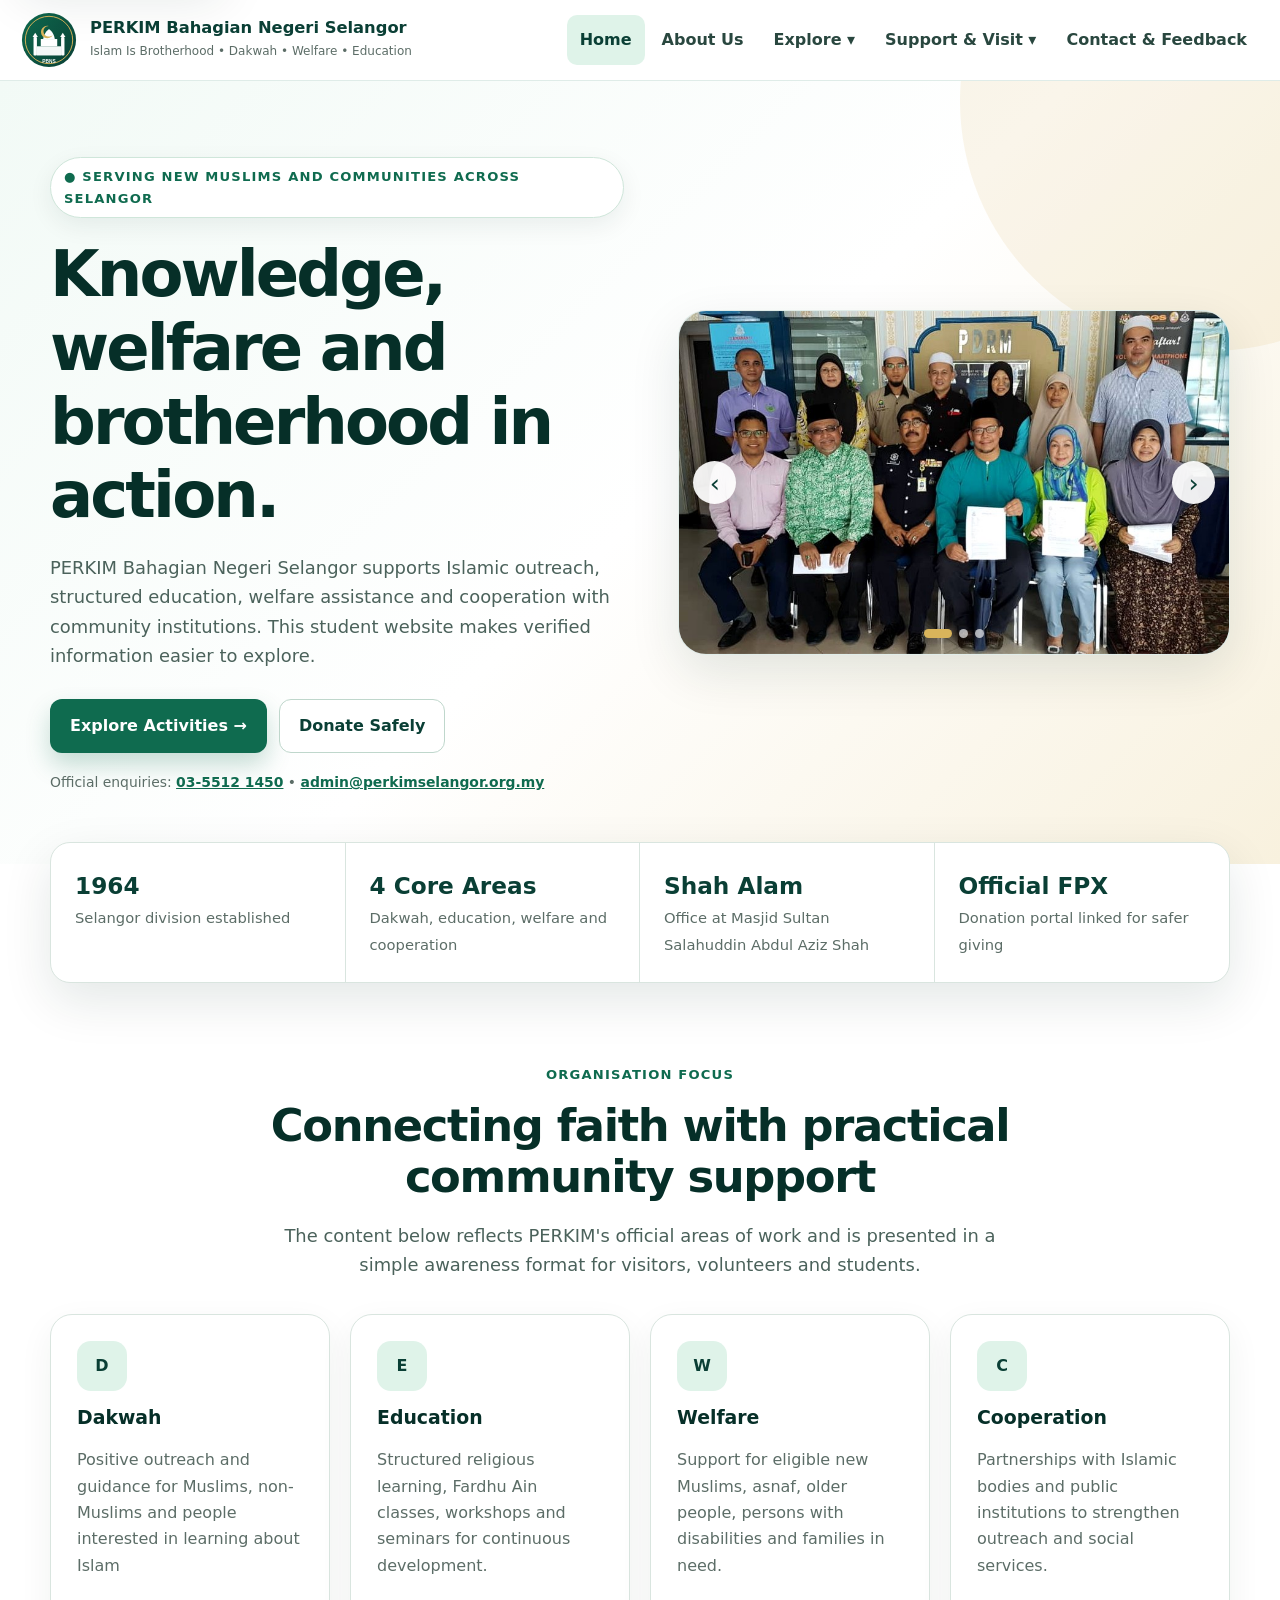
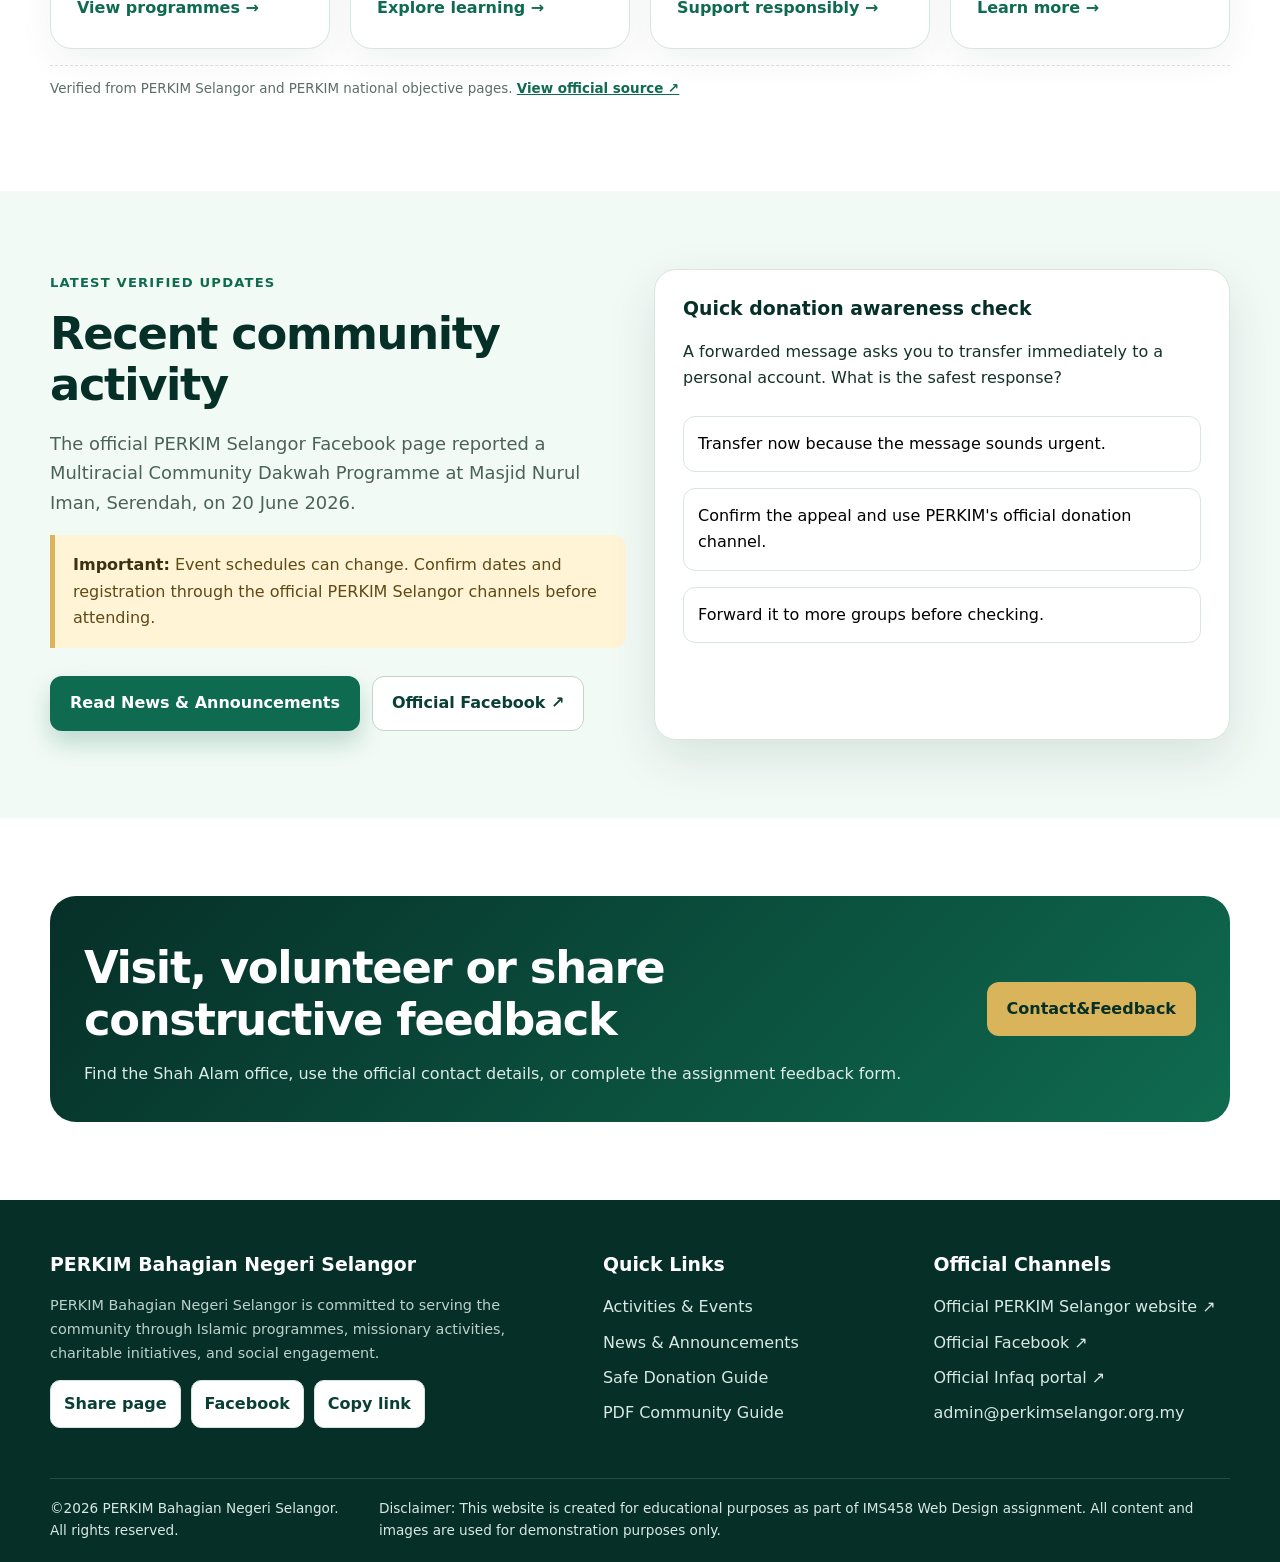
<file: index.html>
<!DOCTYPE html>
<html lang="en">
    <head>
        <meta charset="UTF-8">
        <meta content="width=device-width, initial-scale=1.0" name="viewport">
        <meta content="Verified information awareness website about PERKIM Bahagian Negeri Selangor." name="description">
        <title>
            Home | PERKIM Selangor Academic Website
        </title>
        <link href="assets/images/logo.svg" rel="icon" type="image/svg+xml">
        <link href="assets/css/style.css" rel="stylesheet">
    </head>
    <body>
        <a class="skip-link" href="#main-content">
            Skip to main content
        </a>
        <header class="site-header">
            <div class="nav-wrap">
                <a class="brand" href="index.html">
                    <img alt="PBNS academic website emblem" src="assets/images/logo.svg">
                    <span>
                        <strong>PERKIM Bahagian Negeri Selangor</strong>
                        <small>Islam Is Brotherhood • Dakwah • Welfare • Education</small>
                    </span>
                </a>
                <button aria-controls="main-navigation" aria-expanded="false" class="nav-toggle" type="button">☰ Menu</button>
                <nav aria-label="Main navigation" class="site-nav" id="main-navigation">
                    <ul>
                        <li><a class="active" href="index.html">Home</a></li>
                        <li><a href="about.html">About Us</a></li>
                        <li class="nav-item"><button aria-expanded="false" class="drop-button" type="button">Explore ▾</button>
                            <div class="dropdown">
                                <a href="activities.html">Activities &amp; Events</a>
                                <a href="news.html">News &amp; Announcements</a>
                            </div></li>
                        <li class="nav-item">
                            <button aria-expanded="false" class="drop-button" type="button">
                                Support &amp; Visit ▾
                            </button>
                            <div class="dropdown">
                                <a href="donation.html">Donation</a>
                                <a href="location.html">Masjid Location</a>
                            </div></li>
                        <li><a href="contact.html">Contact &amp; Feedback</a></li>
                    </ul>
                </nav>
            </div>
        </header>
        <main id="main-content">
            <section class="hero">
                <div class="container hero-grid">
                    <div>
                        <span class="badge">● Serving new Muslims and communities across Selangor</span>
                        <h1>Knowledge, welfare and brotherhood in action.</h1>
                        <p class="lead">PERKIM Bahagian Negeri Selangor supports Islamic outreach, structured education, welfare assistance and cooperation with community institutions. This student website makes verified information easier to explore.</p>
                        <div class="btn-row">
                            <a class="btn btn-primary" href="activities.html">Explore Activities →</a>
                            <a class="btn btn-secondary" href="donation.html">Donate Safely</a>
                        </div>
                        <p class="hero-note">Official enquiries:
                            <a href="tel:+60355121450">03-5512 1450</a>
                            •
                            <a href="mailto:admin@perkimselangor.org.my">admin@perkimselangor.org.my</a>
                        </p>
                    </div>
                    <div class="slider" role="region" aria-roledescription="carousel" aria-label="PERKIM community focus image slider">
                        <div class="slide active">
                            <img alt="Illustration of Shah Alam mosque and community volunteers" src="assets/images/hero-mosque.svg">
                        </div>
                        <div class="slide">
                            <img alt="Illustration of a community learning class" src="assets/images/hero-learning.svg">
                        </div>
                        <div class="slide">
                            <img alt="Illustration of volunteers preparing welfare assistance" src="assets/images/hero-welfare.svg">
                        </div>
                        <div class="slider-dots" role="group" aria-label="Choose slide">
                            <button aria-label="Show slide 1" aria-current="true" class="slider-dot active" type="button">
                            </button>
                            <button aria-label="Show slide 2" class="slider-dot" type="button">
                            </button>
                            <button aria-label="Show slide 3" class="slider-dot" type="button">
                            </button>
                        </div>
                        <div class="slider-controls" role="group" aria-label="Slider controls">
                            <button aria-label="Previous slide" class="slider-prev" type="button">‹</button>
                            <button aria-label="Next slide" class="slider-next" type="button">›</button>
                        </div>
                    </div>
                </div>
            </section>
            <div class="trust-strip">
                <div class="container trust-grid">
                    <div class="trust-item">
                        <strong>1964</strong>
                        <span>Selangor division established</span>
                    </div>
                    <div class="trust-item">
                        <strong>4 Core Areas</strong>
                        <span>Dakwah, education, welfare and cooperation</span>
                    </div>
                    <div class="trust-item">
                        <strong>Shah Alam</strong>
                        <span>Office at Masjid Sultan Salahuddin Abdul Aziz Shah</span>
                    </div>
                    <div class="trust-item">
                        <strong>Official FPX</strong>
                        <span>Donation portal linked for safer giving</span>
                    </div>
                </div>
            </div>
            <section class="section">
                <div class="container">
                    <div class="section-heading center">
                        <span class="eyebrow">Organisation focus</span>
                        <h2>Connecting faith with practical community support</h2>
                        <p class="lead">The content below reflects PERKIM's official areas of work and is presented in a simple awareness format for visitors, volunteers and students.</p>
                    </div>
                    <div class="grid-4">
                        <article class="card">
                            <div class="icon">
                                D
                            </div>
                            <h3>Dakwah</h3>
                            <p>Positive outreach and guidance for Muslims, non-Muslims and people interested in learning about Islam</p>
                            <a class="card-link" href="activities.html">View programmes →</a>
                        </article>
                        <article class="card">
                            <div class="icon">
                                E
                            </div>
                            <h3>Education</h3>
                            <p>Structured religious learning, Fardhu Ain classes, workshops and seminars for continuous development.</p>
                            <a class="card-link" href="activities.html">Explore learning →</a>
                        </article>
                        <article class="card">
                            <div class="icon">
                                W
                            </div>
                            <h3>Welfare</h3>
                            <p>Support for eligible new Muslims, asnaf, older people, persons with disabilities and families in need.</p>
                            <a class="card-link" href="donation.html">Support responsibly →</a>
                        </article>
                        <article class="card">
                            <div class="icon">
                                C
                            </div>
                            <h3>Cooperation</h3>
                            <p>Partnerships with Islamic bodies and public institutions to strengthen outreach and social services.</p>
                            <a class="card-link" href="about.html">Learn more →</a>
                        </article>
                    </div>
                    <p class="source-note">Verified from PERKIM Selangor and PERKIM national objective pages.
                        <a href="https://www.perkim.net.my/objektif/" rel="noopener" target="_blank">View official source ↗</a>
                    </p>
                </div>
            </section>
            <section class="section section-soft">
                <div class="container grid-2">
                    <div>
                        <span class="eyebrow">Latest verified updates</span>
                        <h2>Recent community activity</h2>
                        <p class="lead">The official PERKIM Selangor Facebook page reported a Multiracial Community Dakwah Programme at Masjid Nurul Iman, Serendah, on 20 June 2026.</p>
                        <div class="notice">
                            <strong>Important:</strong>
                            Event schedules can change. Confirm dates and registration through the official PERKIM Selangor channels before attending.
                        </div>
                        <div class="btn-row">
                            <a class="btn btn-primary" href="news.html">Read News &amp; Announcements</a>
                            <a class="btn btn-secondary" href="https://www.facebook.com/PerkimNegeriSelangor/" rel="noopener" target="_blank">Official Facebook ↗</a>
                        </div>
                    </div>
                    <div class="panel quiz">
                        <h3>Quick donation awareness check</h3>
                        <p>A forwarded message asks you to transfer immediately to a personal account. What is the safest response?</p>
                        <button class="quiz-option" data-correct="false" type="button">Transfer now because the message sounds urgent.</button>
                        <button class="quiz-option" data-correct="true" type="button">Confirm the appeal and use PERKIM's official donation channel.</button>
                        <button class="quiz-option" data-correct="false" type="button">Forward it to more groups before checking.</button>
                        <p aria-live="polite" class="quiz-result"></p>
                    </div>
                </div>
            </section>
            <section class="section">
                <div class="container">
                    <div class="cta">
                        <div>
                            <h2>Visit, volunteer or share constructive feedback</h2>
                            <p>Find the Shah Alam office, use the official contact details, or complete the assignment feedback form.</p>
                        </div>
                        <a class="btn btn-gold" href="contact.html">Contact&Feedback</a>
                    </div>
                </div>
            </section>
        </main>
        <footer class="site-footer">
            <div class="container">
                <div class="footer-grid">
                    <div>
                        <h3>PERKIM Bahagian Negeri Selangor</h3>
                        <p class="disclaimer">PERKIM Bahagian Negeri Selangor is committed to serving the community through Islamic programmes, missionary activities, charitable initiatives, and social engagement.</p>
                        <div class="share-row">
                            <button class="share-btn" data-share="native" type="button">Share page</button>
                            <button class="share-btn" data-share="facebook" type="button">Facebook</button>
                            <button class="share-btn" data-share="copy" type="button">Copy link</button>
                        </div>
                    </div>
                    <div>
                        <h3>Quick Links</h3>
                        <ul class="footer-links">
                            <li><a href="activities.html">Activities &amp; Events</a></li>
                            <li><a href="news.html">News &amp; Announcements</a></li>
                            <li><a href="donation.html">Safe Donation Guide</a></li>
                            <li><a href="assets/docs/PERKIM_Selangor_Community_Guide.pdf" rel="noopener" target="_blank">PDF Community Guide</a></li>
                        </ul>
                    </div>
                    <div>
                        <h3>Official Channels</h3>
                        <ul class="footer-links">
                             <li><a href="https://www.perkimselangor.org.my/" rel="noopener" target="_blank">Official PERKIM Selangor website ↗</a></li>
                             <li><a href="https://www.facebook.com/PerkimNegeriSelangor/" rel="noopener" target="_blank">Official Facebook ↗</a></li>
                             <li><a href="https://infaq.perkimselangor.org.my/" rel="noopener" target="_blank">Official Infaq portal ↗</a></li>
                             <li><a href="mailto:admin@perkimselangor.org.my">admin@perkimselangor.org.my</a></li>
                        </ul>
                    </div>
                </div>
                <div class="footer-bottom">
                    <span>©2026 PERKIM Bahagian Negeri Selangor. All rights reserved.</span>
                    <span>Disclaimer: This website is created for educational purposes as part of IMS458 Web Design assignment. All content and images are used for demonstration purposes only.</span>

                </div>
            </div>
        </footer>

        <button aria-label="Back to top" class="back-to-top" type="button">↑</button>
        <script src="assets/js/script.js"></script>

    </body>
</html>
</file>
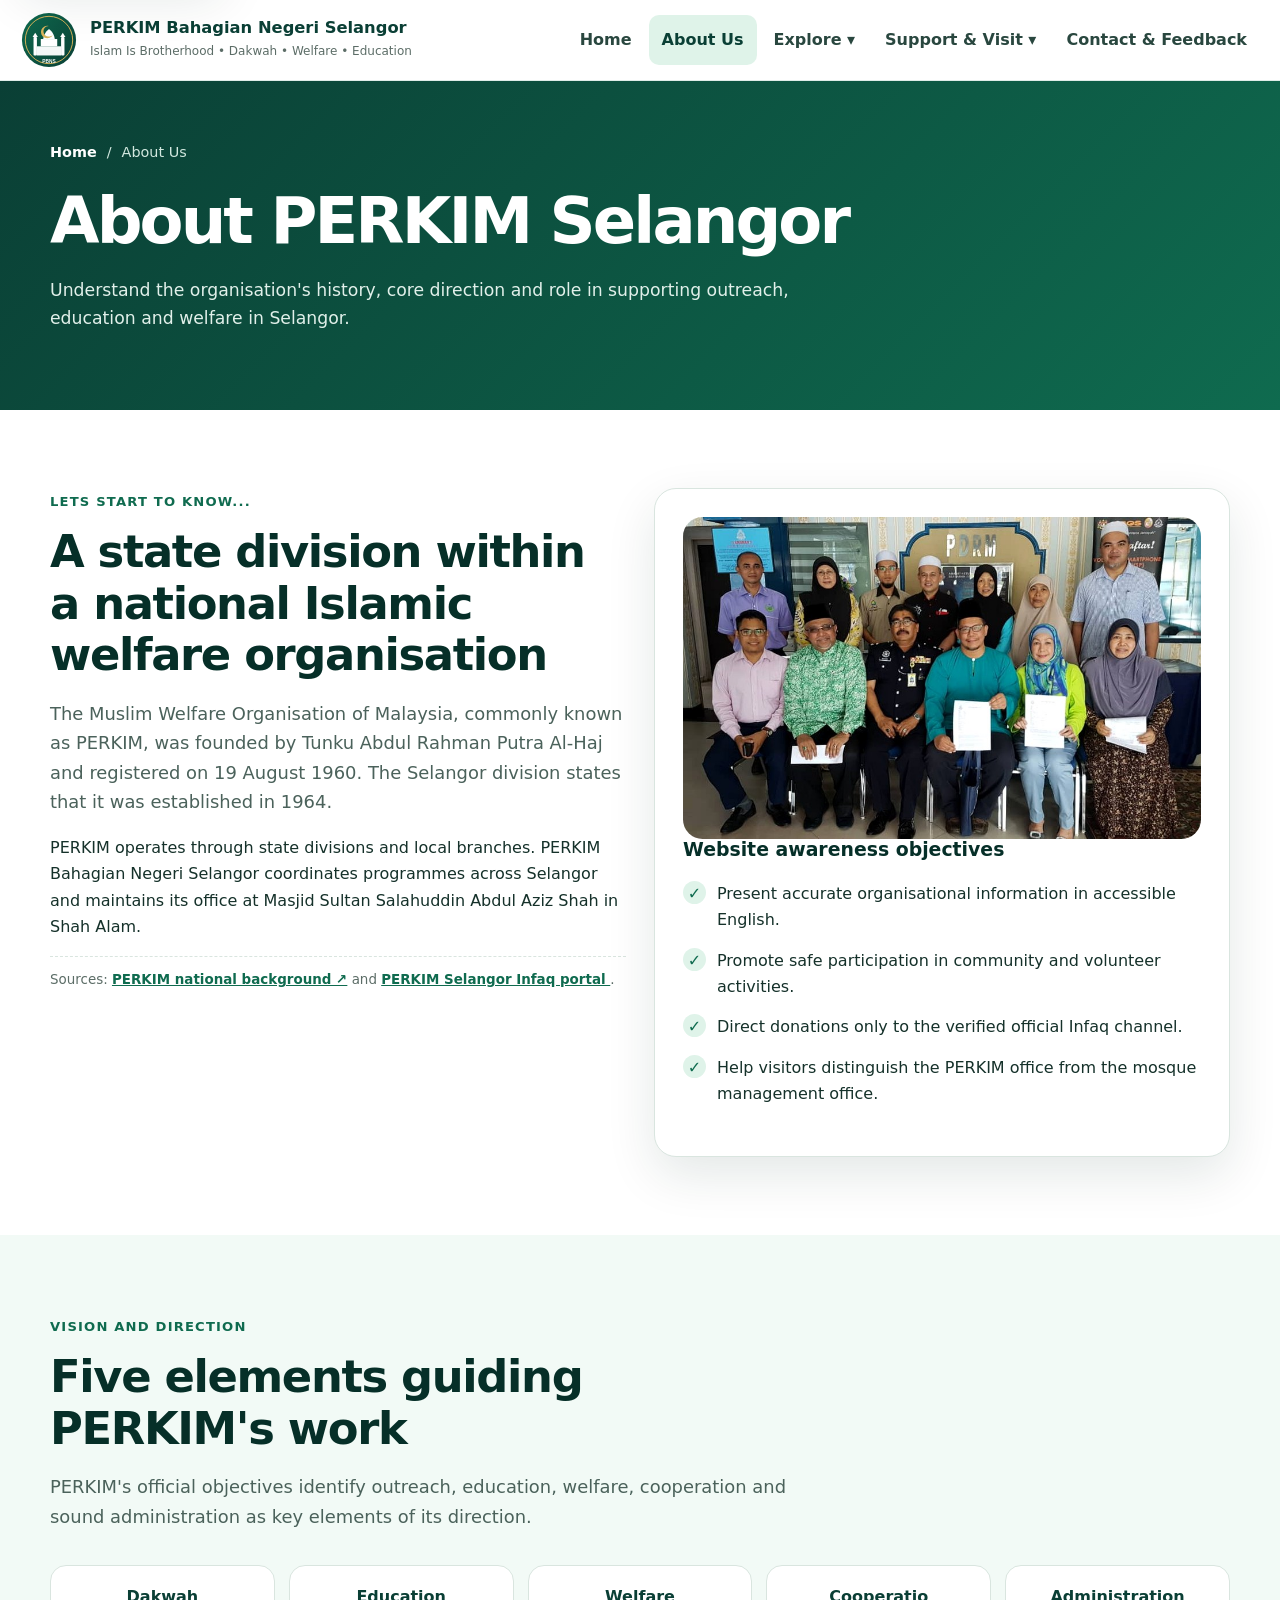
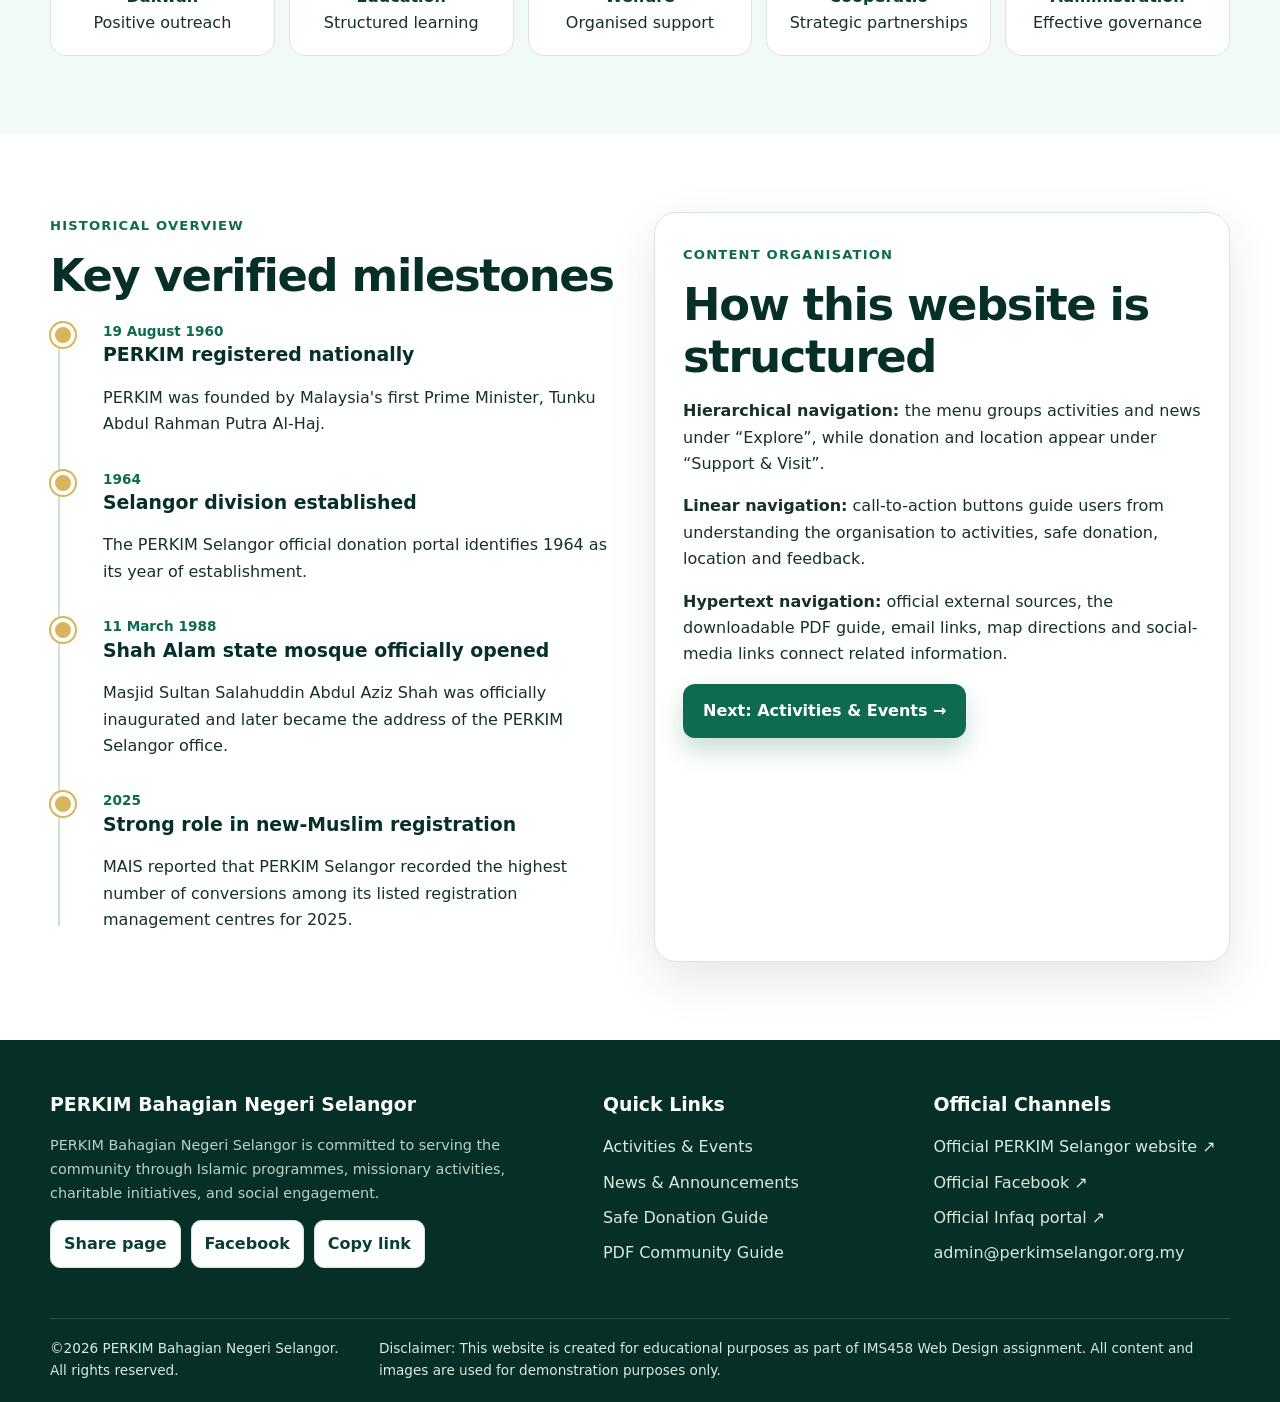
<file: about.html>
<!DOCTYPE html>
<html lang="en">
    <head>
        <meta charset="UTF-8"/>
        <meta content="width=device-width, initial-scale=1.0" name="viewport"/>
        <meta content="History, objectives and structure of PERKIM Bahagian Negeri Selangor." name="description"/>
        <title>
            About Us | PERKIM Selangor Academic Website
        </title>
        <link href="assets/images/logo.svg" rel="icon" type="image/svg+xml"/>
        <link href="assets/css/style.css" rel="stylesheet"/>
    </head>
    <body>
        <a class="skip-link" href="#main-content">
            Skip to main content
        </a>
        <header class="site-header">
            <div class="nav-wrap">
                <a class="brand" href="index.html">
                    <img alt="PBNS academic website emblem" src="assets/images/logo.svg"/>
                    <span>
                        <strong>PERKIM Bahagian Negeri Selangor</strong>
                        <small>Islam Is Brotherhood • Dakwah • Welfare • Education</small>
                    </span>
                </a>
                <button aria-controls="main-navigation" aria-expanded="false" class="nav-toggle" type="button">☰ Menu</button>
                <nav aria-label="Main navigation" class="site-nav" id="main-navigation">
                    <ul>
                        <li><a href="index.html">Home</a></li>
                        <li><a class="active" href="about.html">About Us</a></li>
                        <li class="nav-item"><button aria-expanded="false" class="drop-button" type="button">Explore ▾</button>
                            <div class="dropdown">
                                <a href="activities.html">Activities & Events</a>
                                <a href="news.html">News & Announcements</a>
                            </div></li>
                        <li class="nav-item">
                            <button aria-expanded="false" class="drop-button" type="button">
                                Support & Visit ▾
                            </button>
                            <div class="dropdown">
                                <a href="donation.html">Donation</a>
                                <a href="location.html">Masjid Location</a>
                            </div></li>
                        <li><a href="contact.html">Contact & Feedback</a></li>
                    </ul>
                </nav>
            </div>

        </header>
        <main id="main-content">
            <section class="page-hero">
                <div class="container">
                    <div class="breadcrumb">
                        <a href="index.html">Home</a>
                        <span>/</span>
                        <span>About Us</span>
                    </div>
                    <h1>About PERKIM Selangor </h1>
                    <p>Understand the organisation's history, core direction and role in supporting outreach, education and welfare in Selangor.</p>
                </div>
            </section>
            <section class="section">
                <div class="container grid-2">
                    <div>
                        <span class="eyebrow">Lets start to know...</span>
                        <h2>A state division within a national Islamic welfare organisation</h2>
                        <p class="lead">The Muslim Welfare Organisation of Malaysia, commonly known as PERKIM, was founded by Tunku Abdul Rahman Putra Al-Haj and registered on 19 August 1960. The Selangor division states that it was established in 1964.</p>
                        <p>PERKIM operates through state divisions and local branches. PERKIM Bahagian Negeri Selangor coordinates programmes across Selangor and maintains its office at Masjid Sultan Salahuddin Abdul Aziz Shah in Shah Alam.</p>
                        <p class="source-note">Sources:
                            <a href="https://www.perkim.net.my/latar-belakang/" rel="noopener" target="_blank">PERKIM national background ↗</a>
                            and
                            <a href="https://infaq.perkimselangor.org.my/" rel="noopener" target="_blank">PERKIM Selangor Infaq portal </a>
                            .
                        </p>
                    </div>
                    <div class="panel">
                        <img alt="Academic illustration representing PERKIM Selangor at the Shah Alam state mosque" src="assets/images/hero-mosque.svg"/>
                        <h3>Website awareness objectives</h3>
                        <ul class="check-list">
                            <li>Present accurate organisational information in accessible English.</li>
                            <li>Promote safe participation in community and volunteer activities.</li>
                            <li>Direct donations only to the verified official Infaq channel.</li>
                            <li>Help visitors distinguish the PERKIM office from the mosque management office.</li>
                        </ul>
                    </div>
                </div>
            </section>
            <section class="section section-soft">
                <div class="container">
                    <div class="section-heading">
                        <span class="eyebrow">Vision and direction</span>
                        <h2>Five elements guiding PERKIM's work</h2>
                        <p class="lead">PERKIM's official objectives identify outreach, education, welfare, cooperation and sound administration as key elements of its direction.</p>
                    </div>
                    <div class="values">
                        <div class="value">
                            <strong>Dakwah</strong>
                            <span>Positive outreach</span>
                        </div>
                        <div class="value">
                            <strong>Education</strong>
                            <span>Structured learning</span>
                        </div>
                        <div class="value">
                            <strong>Welfare</strong>
                            <span>Organised support</span>
                        </div>
                        <div class="value">
                            <strong>Cooperatio</strong>
                            <span>Strategic partnerships</span>
                        </div>
                        <div class="value">
                            <strong>Administration</strong>
                            <span>Effective governance</span>
                        </div>
                    </div>
                </div>
            </section>
            <section class="section">
                <div class="container grid-2">
                    <div>
                        <span class="eyebrow">Historical overview</span>
                        <h2>Key verified milestones</h2>
                        <div class="timeline">
                            <div class="timeline-item">
                                <time>19 August 1960</time>
                                <h3>PERKIM registered nationally</h3>
                                <p>PERKIM was founded by Malaysia's first Prime Minister, Tunku Abdul Rahman Putra Al-Haj.</p>
                            </div>
                            <div class="timeline-item">
                                <time>1964</time>
                                <h3>Selangor division established</h3>
                                <p>The PERKIM Selangor official donation portal identifies 1964 as its year of establishment.</p>
                            </div>
                            <div class="timeline-item">
                                <time>11 March 1988</time>
                                <h3>Shah Alam state mosque officially opened</h3>
                                <p>Masjid Sultan Salahuddin Abdul Aziz Shah was officially inaugurated and later became the address of the PERKIM Selangor office.</p>
                            </div>
                            <div class="timeline-item">
                                <time>2025</time>
                                <h3>Strong role in new-Muslim registration</h3>
                                <p>MAIS reported that PERKIM Selangor recorded the highest number of conversions among its listed registration management centres for 2025.</p>
                            </div>
                        </div>
                    </div>
                    <div class="panel">
                        <span class="eyebrow">Content organisation</span>
                        <h2>How this website is structured</h2>
                        <p>
                            <strong>Hierarchical navigation:
                            </strong>the menu groups activities and news under “Explore”, while donation and location appear under “Support &amp; Visit”.
                        </p>
                        <p>
                            <strong>Linear navigation:</strong>
                            call-to-action buttons guide users from understanding the organisation to activities, safe donation, location and feedback.
                        </p>
                        <p>
                            <strong>Hypertext navigation:</strong>
                            official external sources, the downloadable PDF guide, email links, map directions and social-media links connect related information.
                        </p>
                        <a class="btn btn-primary" href="activities.html">Next: Activities & Events →</a>
                    </div>
                </div>
            </section>
        </main>
        <footer class="site-footer">
            <div class="container">
                <div class="footer-grid">
                    <div>
                        <h3>PERKIM Bahagian Negeri Selangor</h3>
                        <p class="disclaimer">PERKIM Bahagian Negeri Selangor is committed to serving the community through Islamic programmes, missionary activities, charitable initiatives, and social engagement.</p>
                        <div class="share-row">
                            <button class="share-btn" data-share="native" type="button">Share page</button>
                            <button class="share-btn" data-share="facebook" type="button">Facebook</button>
                            <button class="share-btn" data-share="copy" type="button">Copy link</button>
                        </div>
                    </div>
                    <div>
                        <h3>Quick Links</h3>
                        <ul class="footer-links">
                            <li><a href="activities.html">Activities & Events</a></li>
                            <li><a href="news.html">News & Announcements</a></li>
                            <li><a href="donation.html">Safe Donation Guide</a></li>
                            <li><a href="assets/docs/PERKIM_Selangor_Community_Guide.pdf" rel="noopener" target="_blank">PDF Community Guide</a></li>
                        </ul>
                    </div>
                    <div>
                        <h3>Official Channels</h3>
                        <ul class="footer-links">
                            <li><a href="https://www.perkimselangor.org.my/" rel="noopener" target="_blank">Official PERKIM Selangor website ↗</a></li>
                            <li><a href="https://www.facebook.com/PerkimNegeriSelangor/" rel="noopener" target="_blank">Official Facebook ↗</a></li>
                            <li><a href="https://infaq.perkimselangor.org.my/" rel="noopener" target="_blank">Official Infaq portal ↗</a></li>
                            <li><a href="mailto:admin@perkimselangor.org.my">admin@perkimselangor.org.my</a></li>
                        </ul>
                    </div>
                </div>
                <div class="footer-bottom">
                    <span>©2026 PERKIM Bahagian Negeri Selangor. All rights reserved.</span>
                    <span>Disclaimer: This website is created for educational purposes as part of IMS458 Web Design assignment. All content and images are used for demonstration purposes only.</span>

                </div>
            </div>
        </footer>

        <button aria-label="Back to top" class="back-to-top" type="button">↑</button>
        <script src="assets/js/script.js"></script>

    </body>
</html>
</file>
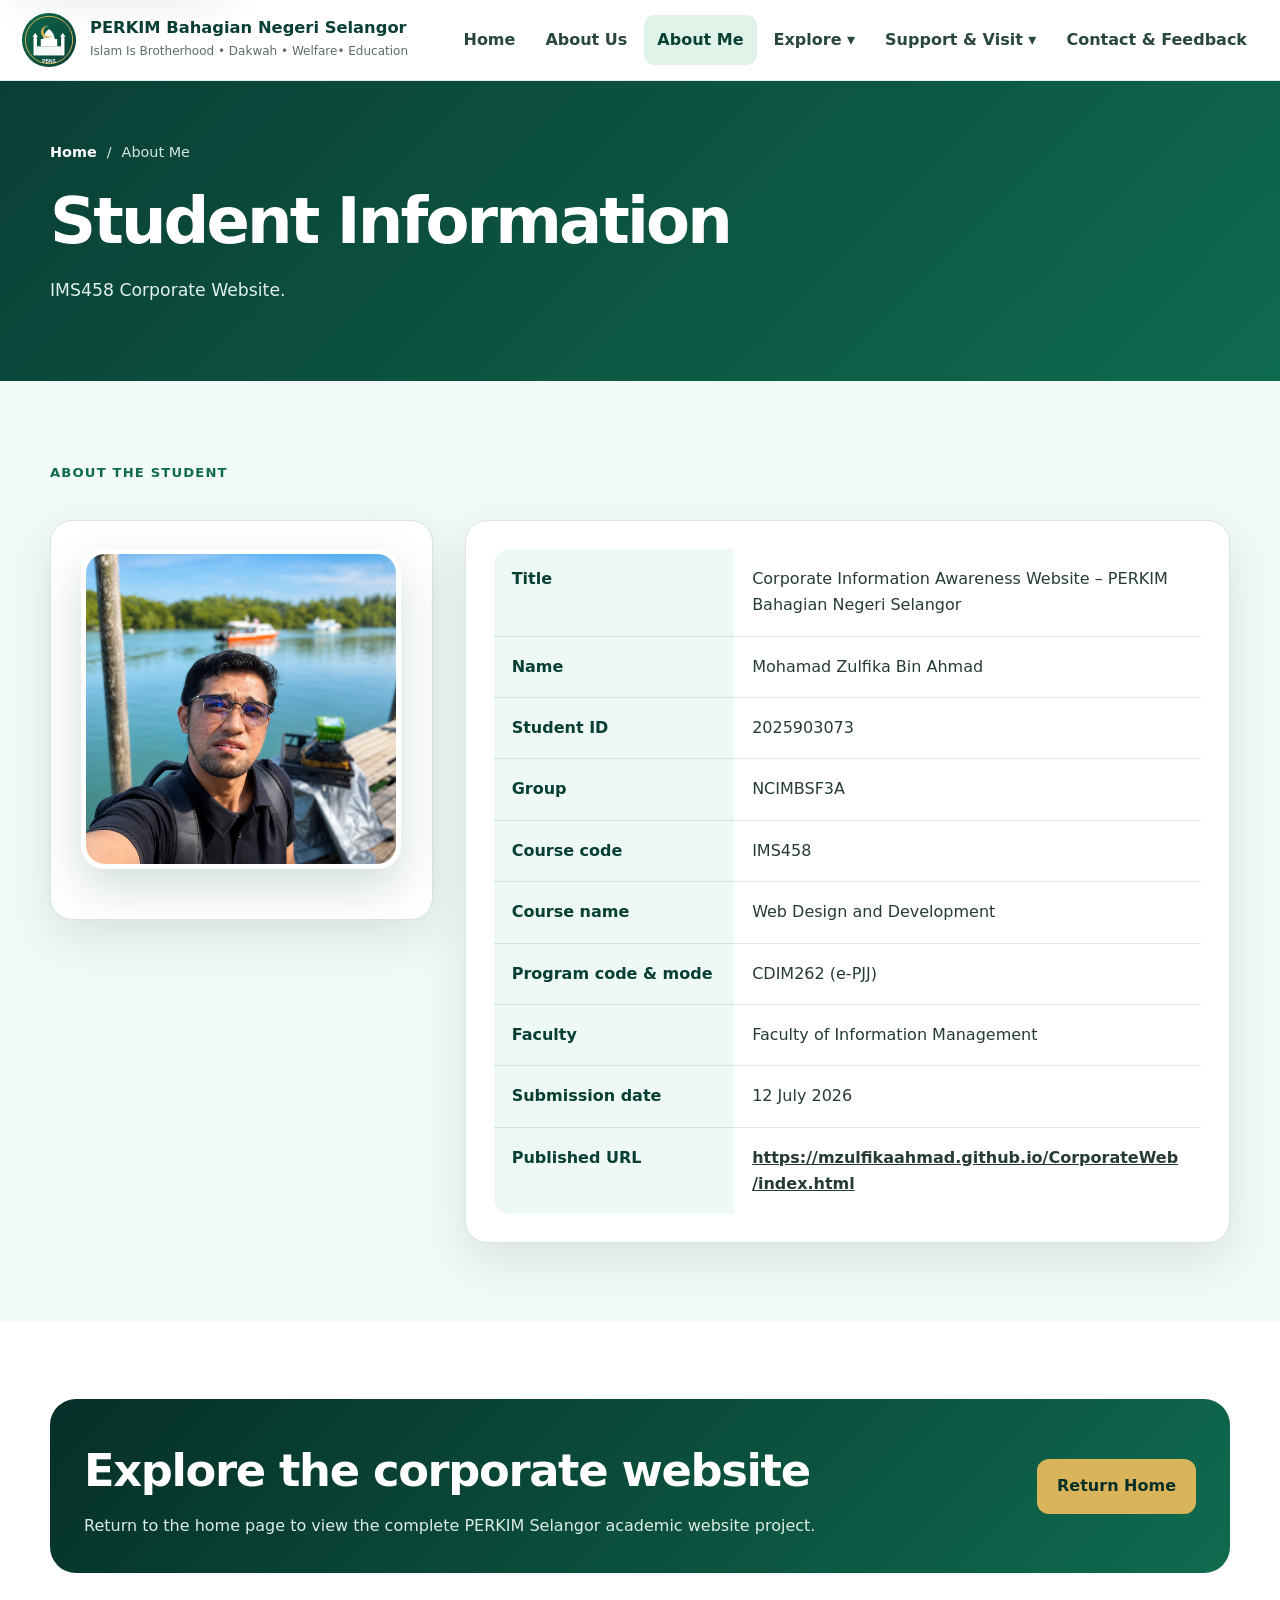
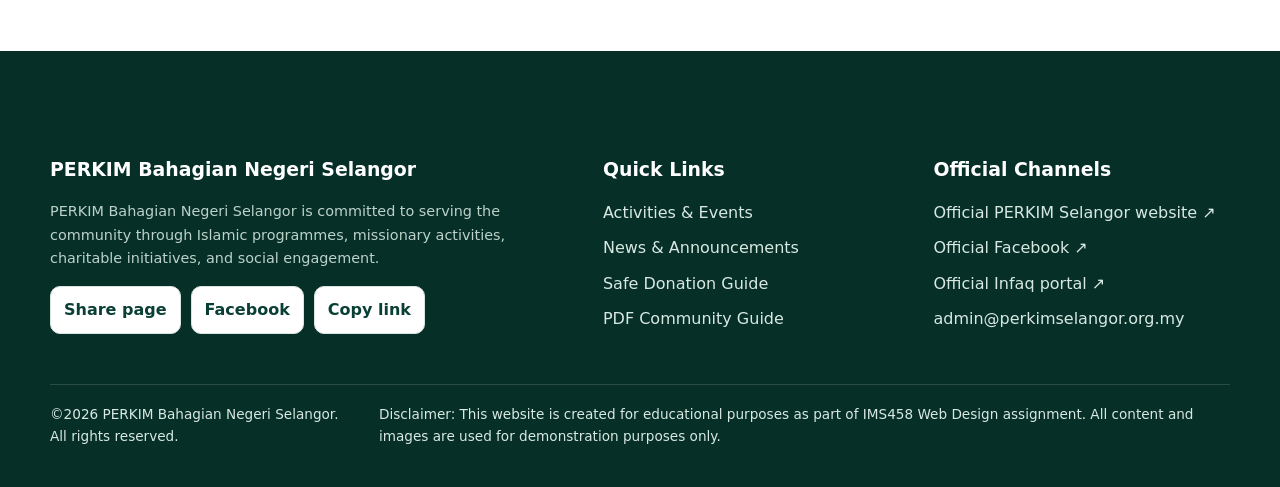
<file: aboutme.html>
<!DOCTYPE html>
<html lang="en">
    <head>
        <meta charset="UTF-8"/>
        <meta content="width=device-width, initial-scale=1.0" name="viewport"/>
        <meta content="PERKIM Selangor outreach, education, welfare and guidance activities." name="description"/>
        <title>
            Activities &amp; Events | PERKIM Selangor Academic Website
        </title>
        <link href="assets/images/logo.svg" rel="icon" type="image/svg+xml"/>
        <link href="assets/css/style.css" rel="stylesheet"/>

        <style>
            .student-profile-grid {
                display: grid;
                grid-template-columns: minmax(240px, 0.8fr) minmax(0, 1.6fr);
                gap: 32px;
                align-items: start;
            }

            .student-photo-panel {
                text-align: center;
            }

            .student-photo {
                display: block;
                width: min(100%, 320px);
                aspect-ratio: 1 / 1;
                margin: 0 auto 22px;
                object-fit: cover;
                object-position: center;
                border-radius: 24px;
                border: 5px solid #ffffff;
                box-shadow: 0 18px 45px rgba(5, 70, 55, 0.18);
            }

            .student-photo-panel h2 {
                margin-bottom: 8px;
            }

            .student-photo-panel p {
                margin-bottom: 0;
            }

            .student-info-table {
                width: 100%;
                border-collapse: collapse;
                overflow: hidden;
                border-radius: 16px;
                background: #ffffff;
            }

            .student-info-table th,
            .student-info-table td {
                padding: 17px 18px;
                border-bottom: 1px solid rgba(7, 77, 61, 0.13);
                text-align: left;
                vertical-align: top;
            }

            .student-info-table th {
                width: 34%;
                color: #073f34;
                background: #eef8f4;
                font-weight: 800;
            }

            .student-info-table td {
                color: #263b36;
                overflow-wrap: anywhere;
            }

            .student-info-table tr:last-child th,
            .student-info-table tr:last-child td {
                border-bottom: 0;
            }

            .student-info-table a {
                font-weight: 700;
            }

            @media (max-width: 820px) {
                .student-profile-grid {
                    grid-template-columns: 1fr;
                }
            }

            @media (max-width: 560px) {
                .student-info-table,
                .student-info-table tbody,
                .student-info-table tr,
                .student-info-table th,
                .student-info-table td {
                    display: block;
                    width: 100%;
                }

                .student-info-table tr {
                    border-bottom: 1px solid rgba(7, 77, 61, 0.13);
                }

                .student-info-table th {
                    padding-bottom: 7px;
                    border-bottom: 0;
                }

                .student-info-table td {
                    padding-top: 7px;
                    border-bottom: 0;
                }
            }
        </style>
    </head>
    <body>
        <a class="skip-link" href="#main-content">Skip to main content</a>
        <header class="site-header">
            <div class="nav-wrap">
                <a class="brand" href="index.html">
                    <img src="assets/images/logo.svg"alt="PBNS academic website emblem"/>
                    <span><strong>PERKIM Bahagian Negeri Selangor</strong>
                        <small>Islam Is Brotherhood &bull; Dakwah &bull; Welfare&bull; Education</small>
                    </span>
                </a>
                <button class="nav-toggle"type="button"aria-controls="main-navigation"aria-expanded="false">☰ Menu</button>
                <nav
                    id="main-navigation"
                    class="site-nav"
                    aria-label="Main navigation">
                    <ul>
                        <li><a href="index.html">Home</a></li>
                        <li><a href="about.html">About Us</a></li>
                        <li><a class="active" href="aboutme.html">About Me</a></li>
                        <li class="nav-item">
                            <button class="drop-button"type="button"aria-expanded="false">Explore ▾</button>
                            <div class="dropdown">
                                <a href="activities.html">Activities & Events</a>
                                <a href="news.html">News & Announcements</a>
                            </div>
                        </li>
                        <li class="nav-item">
                            <button class="drop-button"type="button"aria-expanded="false">Support & Visit ▾</button>
                            <div class="dropdown">
                                <a href="donation.html">Donation</a>
                                <a href="location.html">Masjid Location</a>
                            </div>
                        </li>
                        <li><a href="contact.html">Contact & Feedback</a></li>
                    </ul>
                </nav>
            </div>
        </header>
        <main id="main-content">
            <section class="page-hero">
                <div class="container">
                    <div class="breadcrumb">
                        <a href="index.html">Home</a>
                        <span>/</span>
                        <span>About Me</span>
                    </div>
                    <h1>Student Information</h1>
                    <p>IMS458 Corporate Website.</p>
                </div>
            </section>
            <section class="section section-soft">
                <div class="container">
                    <div class="section-heading">
                        <span class="eyebrow">About the student</span>
                    </div>
                    <div class="student-profile-grid">
                        <div class="panel student-photo-panel">
                            <img
                                class="student-photo"
                                src="assets/images/zul2.png"
                                alt="Mohamad Zulfika Bin Ahmad"/>
                        </div>
                        <div class="panel">
                            <table class="student-info-table">
                                <tbody>
                                    <tr>
                                        <th scope="row">Title</th>
                                        <td>Corporate Information Awareness Website – PERKIM Bahagian Negeri Selangor</td>
                                    </tr>
                                    <tr><th scope="row">Name</th><td>Mohamad Zulfika Bin Ahmad</td>
                                    </tr>
                                    <tr><th scope="row">Student ID</th><td>2025903073</td>
                                    </tr>
                                    <tr><th scope="row">Group</th><td>NCIMBSF3A</td>
                                    </tr>
                                    <tr><th scope="row">Course code</th><td>IMS458</td>
                                    </tr>
                                    <tr><th scope="row">Course name</th><td>Web Design and Development</td>
                                    </tr>
                                    <tr><th scope="row">Program code &amp; mode</th><td>CDIM262 (e-PJJ)</td>
                                    </tr>
                                    <tr><th scope="row">Faculty</th><td>Faculty of Information Management</td>
                                    </tr>
                                    <tr><th scope="row">Submission date</th><td>12 July 2026</td>
                                    </tr>
                                    <tr>
                                        <th scope="row">Published URL</th>
                                        <td>
                                            <a href="https://mzulfikaahmad.github.io/CorporateWeb/index.html"target="_blank"rel="noopener noreferrer">https://mzulfikaahmad.github.io/CorporateWeb/index.html
                                            </a>
                                        </td>
                                    </tr>
                                </tbody>
                            </table>
                        </div>
                    </div>
                </div>
            </section>
            <section class="section">
                <div class="container">
                    <div class="cta">
                        <div>
                            <h2>Explore the corporate website</h2>
                            <p>Return to the home page to view the complete PERKIM Selangor academic website project.</p>
                        </div>
                        <a class="btn btn-gold" href="index.html">Return Home</a>
                    </div>
                </div>
            </section>
        </main>
        <footer class="site-footer">
                    <footer class="site-footer">
            <div class="container">
                <div class="footer-grid">
                    <div>
                        <h3>PERKIM Bahagian Negeri Selangor</h3>
                        <p class="disclaimer">PERKIM Bahagian Negeri Selangor is committed to serving the community through Islamic programmes, missionary activities, charitable initiatives, and social engagement.</p>
                        <div class="share-row">
                             <button class="share-btn" data-share="native" type="button">Share page</button>
                             <button class="share-btn" data-share="facebook" type="button">Facebook</button>
                             <button class="share-btn" data-share="copy" type="button">Copy link</button>
                        </div>
                    </div>
                    <div>
                        <h3>Quick Links</h3>
                        <ul class="footer-links">
                            <li><a href="activities.html">Activities & Events</a></li>
                            <li><a href="news.html">News & Announcements</a></li>
                            <li><a href="donation.html">Safe Donation Guide</a></li>
                            <li><a href="assets/docs/PERKIM_Selangor_Community_Guide.pdf" rel="noopener" target="_blank">PDF Community Guide</a></li>
                        </ul>
                    </div>
                    <div>
                        <h3>Official Channels</h3>
                        <ul class="footer-links">
                            <li><a href="https://www.perkimselangor.org.my/" rel="noopener" target="_blank">Official PERKIM Selangor website ↗</a></li>
                            <li><a href="https://www.facebook.com/PerkimNegeriSelangor/" rel="noopener" target="_blank">Official Facebook ↗</a></li>
                            <li><a href="https://infaq.perkimselangor.org.my/" rel="noopener" target="_blank">Official Infaq portal ↗</a></li>
                            <li><a href="mailto:admin@perkimselangor.org.my">admin@perkimselangor.org.my</a></li>
                        </ul>
                    </div>
                </div>
                <div class="footer-bottom">
                    <span>©2026 PERKIM Bahagian Negeri Selangor. All rights reserved.</span>
                    	         <span>Disclaimer: This website is created for educational purposes as part of IMS458 Web Design assignment. All content and images are used for demonstration purposes only.</span>

                </div>
            </div>
        </footer>

        <button aria-label="Back to top" class="back-to-top" type="button">↑</button>
        <script src="assets/js/script.js"></script>

    </body>
</html>
</file>
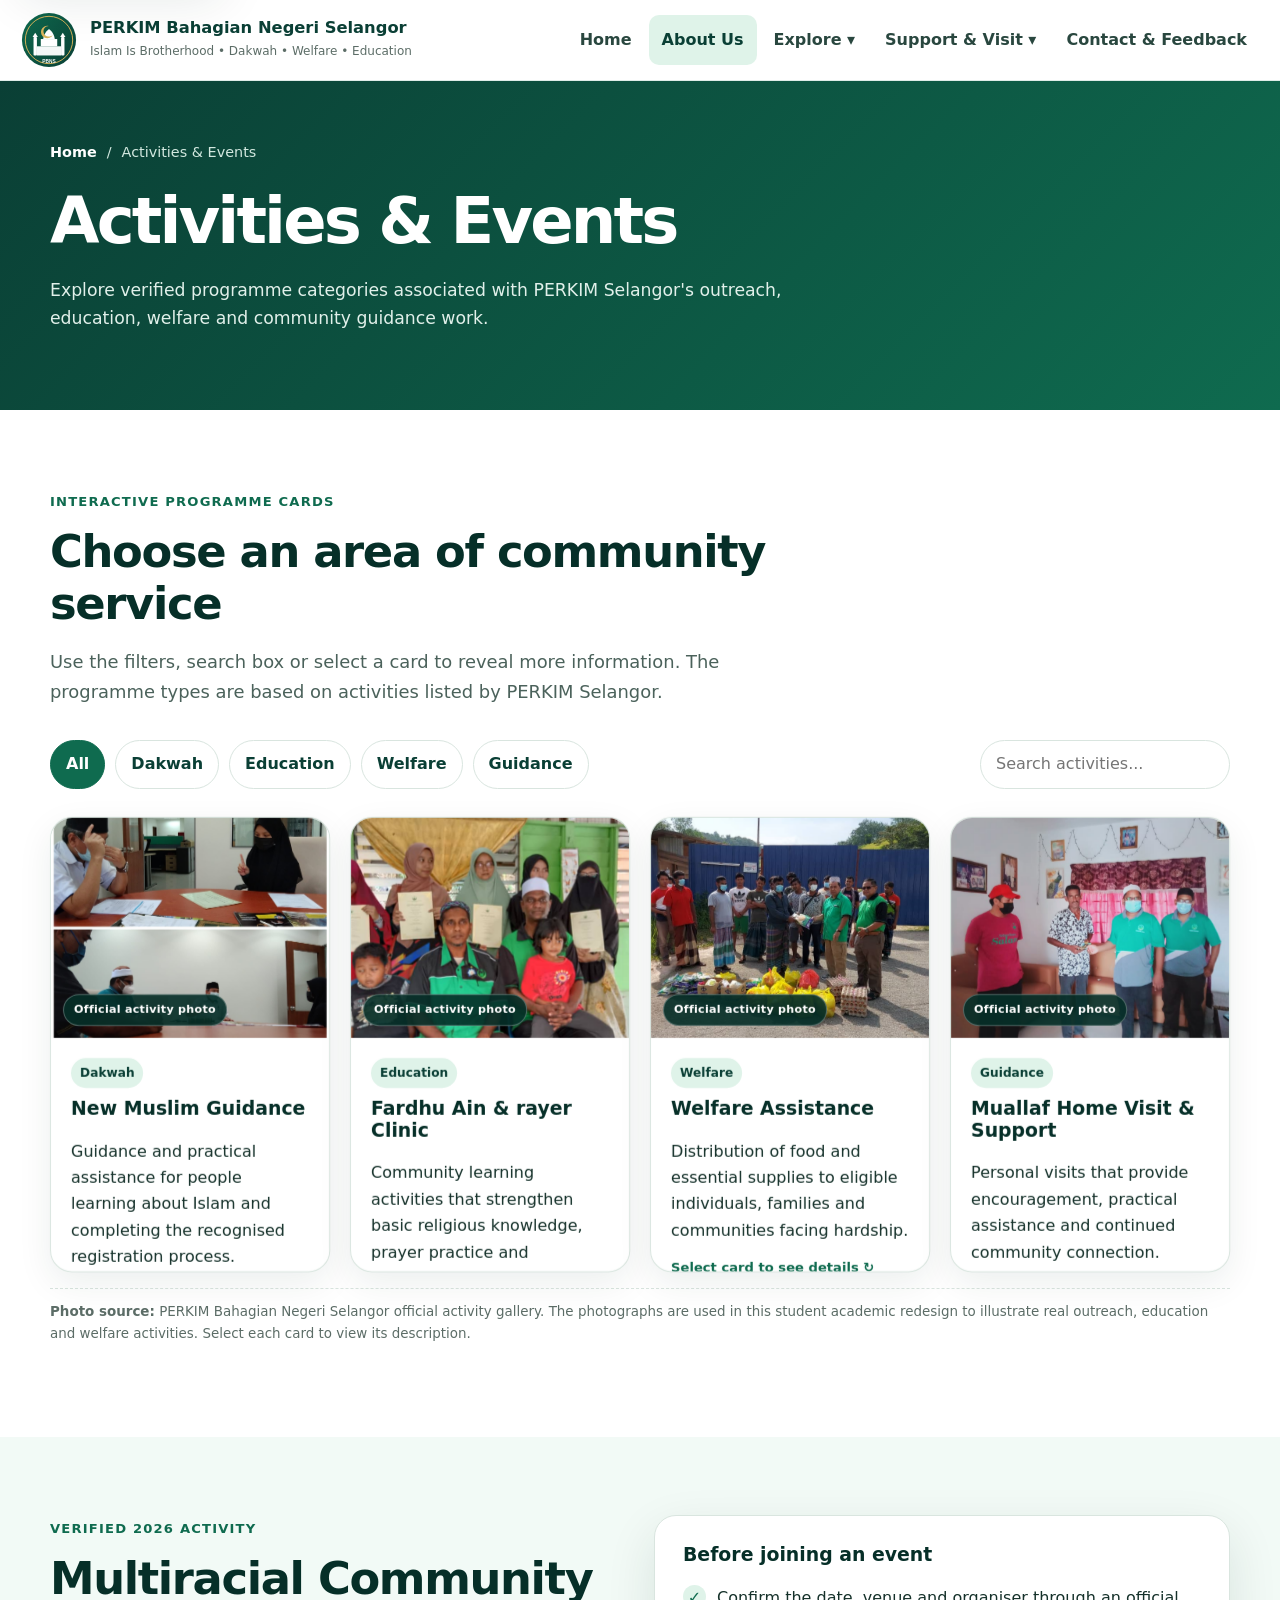
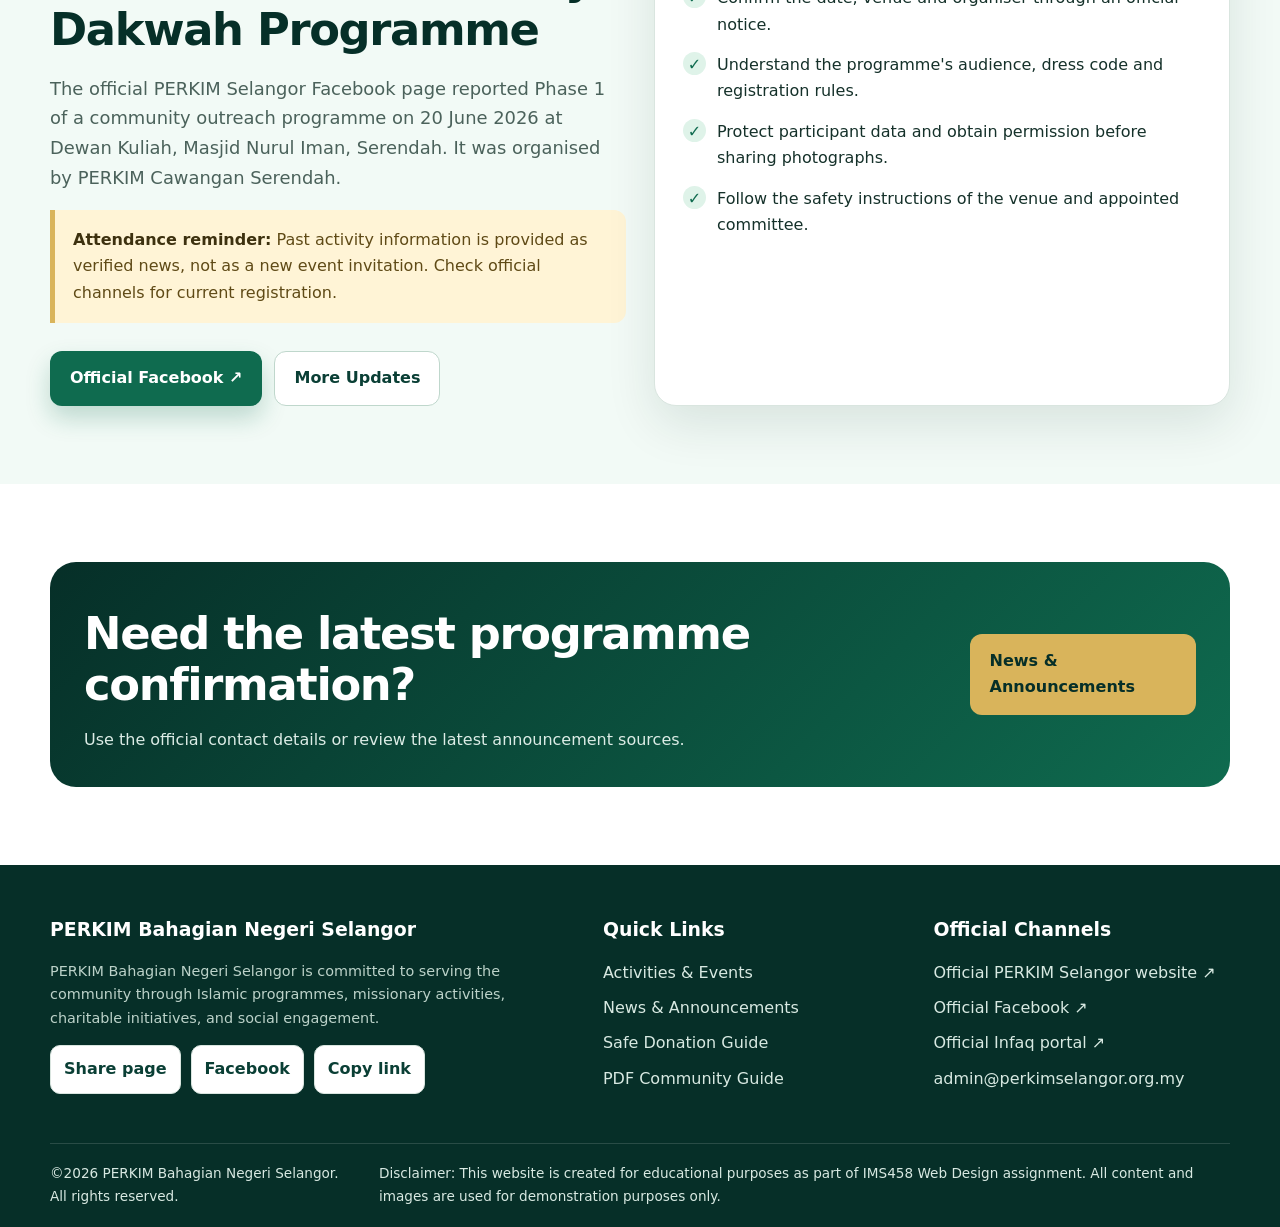
<file: activities.html>
<!DOCTYPE html>
<html lang="en">
    <head>
        <meta charset="UTF-8"/>
        <meta content="width=device-width, initial-scale=1.0" name="viewport"/>
        <meta content="PERKIM Selangor outreach, education, welfare and guidance activities." name="description"/>
        <title>
            Activities &amp; Events | PERKIM Selangor Academic Website
        </title>
        <link href="assets/images/logo.svg" rel="icon" type="image/svg+xml"/>
        <link href="assets/css/style.css" rel="stylesheet"/>
    </head>
    <body>
        <a class="skip-link" href="#main-content">
            Skip to main content
        </a>
        <header class="site-header">
            <div class="nav-wrap">
                <a class="brand" href="index.html">
                    <img alt="PBNS academic website emblem" src="assets/images/logo.svg"/>
                      <span>
                        <strong>PERKIM Bahagian Negeri Selangor</strong>
                        <small>Islam Is Brotherhood • Dakwah • Welfare • Education</small>
                    </span>
                </a>
                <button aria-controls="main-navigation" aria-expanded="false" class="nav-toggle" type="button">☰ Menu</button>
                <nav aria-label="Main navigation" class="site-nav" id="main-navigation">
                    <ul>
                        <li><a href="index.html">Home</a></li>
                        <li><a class="active" href="about.html">About Us</a></li>
                        <li class="nav-item"><button aria-expanded="false" class="drop-button" type="button">Explore ▾</button>
                            <div class="dropdown">
                                <a href="activities.html">Activities & Events</a>
                                <a href="news.html">News & Announcements</a>
                            </div></li>
                        <li class="nav-item">
                            <button aria-expanded="false" class="drop-button" type="button">
                                Support & Visit ▾
                            </button>
                            <div class="dropdown">
                                <a href="donation.html">Donation</a>
                                <a href="location.html">Masjid Location</a>
                            </div></li>
                        <li><a href="contact.html">Contact & Feedback</a></li>
                    </ul>
                </nav>
            </div>
        </header>
        <main id="main-content">
            <section class="page-hero">
                <div class="container">
                    <div class="breadcrumb">
                        <a href="index.html">Home</a>
                        <span>/</span>
                        <span>Activities & Events</span>
                    </div>
                    <h1>Activities & Events</h1>
                    <p>Explore verified programme categories associated with PERKIM Selangor's outreach, education, welfare and community guidance work.</p>
                </div>
            </section>
            <section class="section">
                <div class="container">
                    <div class="section-heading">
                        <span class="eyebrow">Interactive programme cards</span>
                        <h2>Choose an area of community service</h2>
                        <p class="lead">Use the filters, search box or select a card to reveal more information. The programme types are based on activities listed by PERKIM Selangor.</p>
                    </div>
                    <div class="filter-bar" data-filter-group="" data-target=".activity-item">
                        <button class="filter-btn active" data-filter="all" type="button">All</button>
                        <button class="filter-btn" data-filter="dakwah" type="button">Dakwah</button>
                        <button class="filter-btn" data-filter="education" type="button">Education</button>
                        <button class="filter-btn" data-filter="welfare" type="button">Welfare</button>
                        <button class="filter-btn" data-filter="guidance" type="button">Guidance</button>
                        <input aria-label="Search activities" class="search-box" placeholder="Search activities..." type="search"/>
                    </div>
                    <div class="grid-4 activity-grid">
                        <article class="activity-card activity-item" data-category="dakwah" tabindex="0">
                            <div class="flip-inner">
                                <div class="flip-front">
                                    <div class="activity-photo">
                                        <img alt="PERKIM representatives assisting a new Muslim during an official guidance and registration session" loading="lazy" src="assets/images/activity-new-muslim-guidance.jpg"/>
                                        <span class="photo-badge">Official activity photo</span>
                                    </div>
                                    <div class="content">
                                        <span class="tag">Dakwah</span>
                                        <h3>New Muslim Guidance</h3>
                                        <p>Guidance and practical assistance for people learning about Islam and completing the recognised registration process.</p>
                                        <span class="flip-hint">Select card to see details ↻</span>
                                    </div>
                                </div>
                                <div class="flip-back">
                                    <span class="back-label">Actual PERKIM activity</span>
                                    <h3>New Muslim Guidance</h3>
                                    <p>This official PERKIM Selangor gallery photograph shows representatives supporting a new Muslim during a guidance and registration session.</p>
                                    <a class="btn btn-gold btn-small" href="https://www.perkimselangor.org.my/" rel="noopener" target="_blank">View official source ↗</a>
                                </div>
                            </div>
                        </article>
                        <article class="activity-card activity-item" data-category="education" tabindex="0">
                            <div class="flip-inner">
                                <div class="flip-front">
                                    <div class="activity-photo">
                                        <img alt="Participants and facilitators at a PERKIM prayer clinic programme in Serendah" loading="lazy" src="assets/images/activity-fardhu-ain-prayer-clinic.jpeg"/>
                                        <span class="photo-badge">Official activity photo</span>
                                    </div>
                                    <div class="content">
                                        <span class="tag">Education</span>
                                        <h3>Fardhu Ain & rayer Clinic</h3>
                                        <p>Community learning activities that strengthen basic religious knowledge, prayer practice and confidence.</p>
                                        <span class="flip-hint">Select card to see details ↻</span>
                                    </div>
                                </div>
                                <div class="flip-back">
                                    <span class="back-label">Actual PERKIM activity</span>
                                    <h3>Prayer Clinic in Serendah</h3>
                                    <p>The official gallery records a prayer-clinic activity involving the Orang Asli community and PERKIM facilitators in Serendah.</p>
                                    <a class="btn btn-gold btn-small" href="https://www.perkimselangor.org.my/" rel="noopener" target="_blank">View official source ↗</a>
                                </div>
                            </div>
                        </article>
                        <article class="activity-card activity-item" data-category="welfare" tabindex="0">
                            <div class="flip-inner">
                                <div class="flip-front">
                                    <div class="activity-photo">
                                        <img alt="PERKIM volunteers presenting food and essential supplies during a welfare assistance programme in Serendah" loading="lazy" src="assets/images/activity-welfare-assistance.jpg"/>
                                        <span class="photo-badge">Official activity photo</span>
                                    </div>
                                    <div class="content">
                                        <span class="tag">Welfare</span>
                                        <h3>Welfare Assistance</h3>
                                        <p>Distribution of food and essential supplies to eligible individuals, families and communities facing hardship.</p>
                                        <span class="flip-hint">Select card to see details ↻</span>
                                    </div>
                                </div>
                                <div class="flip-back">
                                    <span class="back-label">Actual PERKIM activity</span>
                                    <h3>Community Aid in Serendah</h3>
                                    <p>This official photograph documents PERKIM representatives delivering food and essential supplies during a welfare assistance programme.</p>
                                    <a class="btn btn-gold btn-small" href="https://www.perkimselangor.org.my/" rel="noopener" target="_blank">View official source ↗</a>
                                </div>
                            </div>
                        </article>
                        <article class="activity-card activity-item" data-category="guidance" tabindex="0">
                            <div class="flip-inner">
                                <div class="flip-front">
                                    <div class="activity-photo">
                                        <img alt="PERKIM volunteers visiting and supporting a new Muslim community member at home" loading="lazy" src="assets/images/activity-muallaf-home-visit.jpg"/>
                                        <span class="photo-badge">Official activity photo</span>
                                    </div>
                                    <div class="content">
                                        <span class="tag">Guidance</span>
                                        <h3>Muallaf Home Visit & Support</h3>
                                        <p>Personal visits that provide encouragement, practical assistance and continued community connection.</p>
                                        <span class="flip-hint">Select card to see details ↻</span>
                                    </div>
                                </div>
                                <div class="flip-back">
                                    <span class="back-label">Actual PERKIM activity</span>
                                    <h3>Home Visit  Community Care</h3>
                                    <p>The official gallery shows PERKIM volunteers visiting a new Muslim recovering from a stroke and providing direct support.</p>
                                    <a class="btn btn-gold btn-small" href="https://www.perkimselangor.org.my/" rel="noopener" target="_blank">View official source ↗</a>
                                </div>
                            </div>
                        </article>
                    </div>
                    <p class="source-note">
                        <strong>Photo source:</strong>
                        PERKIM Bahagian Negeri Selangor official activity gallery. The photographs are used in this student academic redesign to illustrate real outreach, education and welfare activities. Select each card to view its description.</p>
                </div>
            </section>
            <section class="section section-soft">
                <div class="container grid-2">
                    <div>
                        <span class="eyebrow">Verified 2026 activity</span>
                        <h2>Multiracial Community Dakwah Programme</h2>
                        <p class="lead">The official PERKIM Selangor Facebook page reported Phase 1 of a community outreach programme on 20 June 2026 at Dewan Kuliah, Masjid Nurul Iman, Serendah. It was organised by PERKIM Cawangan Serendah.</p>
                        <div class="notice">
                            <strong>Attendance reminder:</strong>
                            Past activity information is provided as verified news, not as a new event invitation. Check official channels for current registration.
                        </div>
                        <div class="btn-row">
                            <a class="btn btn-primary" href="https://www.facebook.com/PerkimNegeriSelangor/" rel="noopener" target="_blank">Official Facebook ↗</a>
                            <a class="btn btn-secondary" href="news.html">More Updates</a>
                        </div>
                    </div>
                    <div class="panel">
                        <h3>Before joining an event</h3>
                        <ul class="check-list">
                            <li>Confirm the date, venue and organiser through an official notice.</li>
                            <li>Understand the programme's audience, dress code and registration rules.</li>
                            <li>Protect participant data and obtain permission before sharing photographs.</li>
                            <li>Follow the safety instructions of the venue and appointed committee.</li>
                        </ul>
                    </div>
                </div>
            </section>
            <section class="section">
                <div class="container">
                    <div class="cta">
                        <div>
                            <h2>Need the latest programme confirmation?</h2>
                            <p>Use the official contact details or review the latest announcement sources.</p>
                        </div>
                        <a class="btn btn-gold" href="news.html">News & Announcements</a>
                    </div>
                </div>
            </section>
        </main>
        <footer class="site-footer">
            <div class="container">
                <div class="footer-grid">
                    <div>
                        <h3>PERKIM Bahagian Negeri Selangor</h3>
                        <p class="disclaimer">PERKIM Bahagian Negeri Selangor is committed to serving the community through Islamic programmes, missionary activities, charitable initiatives, and social engagement.</p>
                        <div class="share-row">
                             <button class="share-btn" data-share="native" type="button">Share page</button>
                             <button class="share-btn" data-share="facebook" type="button">Facebook</button>
                             <button class="share-btn" data-share="copy" type="button">Copy link</button>
                        </div>
                    </div>
                    <div>
                        <h3>Quick Links</h3>
                        <ul class="footer-links">
                            <li><a href="activities.html">Activities & Events</a></li>
                            <li><a href="news.html">News & Announcements</a></li>
                            <li><a href="donation.html">Safe Donation Guide</a></li>
                            <li><a href="assets/docs/PERKIM_Selangor_Community_Guide.pdf" rel="noopener" target="_blank">PDF Community Guide</a></li>
                        </ul>
                    </div>
                    <div>
                        <h3>Official Channels</h3>
                        <ul class="footer-links">
                            <li><a href="https://www.perkimselangor.org.my/" rel="noopener" target="_blank">Official PERKIM Selangor website ↗</a></li>
                            <li><a href="https://www.facebook.com/PerkimNegeriSelangor/" rel="noopener" target="_blank">Official Facebook ↗</a></li>
                            <li><a href="https://infaq.perkimselangor.org.my/" rel="noopener" target="_blank">Official Infaq portal ↗</a></li>
                            <li><a href="mailto:admin@perkimselangor.org.my">admin@perkimselangor.org.my</a></li>
                        </ul>
                    </div>
                </div>
                <div class="footer-bottom">
                    <span>©2026 PERKIM Bahagian Negeri Selangor. All rights reserved.</span>
                    	         <span>Disclaimer: This website is created for educational purposes as part of IMS458 Web Design assignment. All content and images are used for demonstration purposes only.</span>

                </div>
            </div>
        </footer>

        <button aria-label="Back to top" class="back-to-top" type="button">↑</button>
        <script src="assets/js/script.js"></script>

    </body>
</html>
</file>
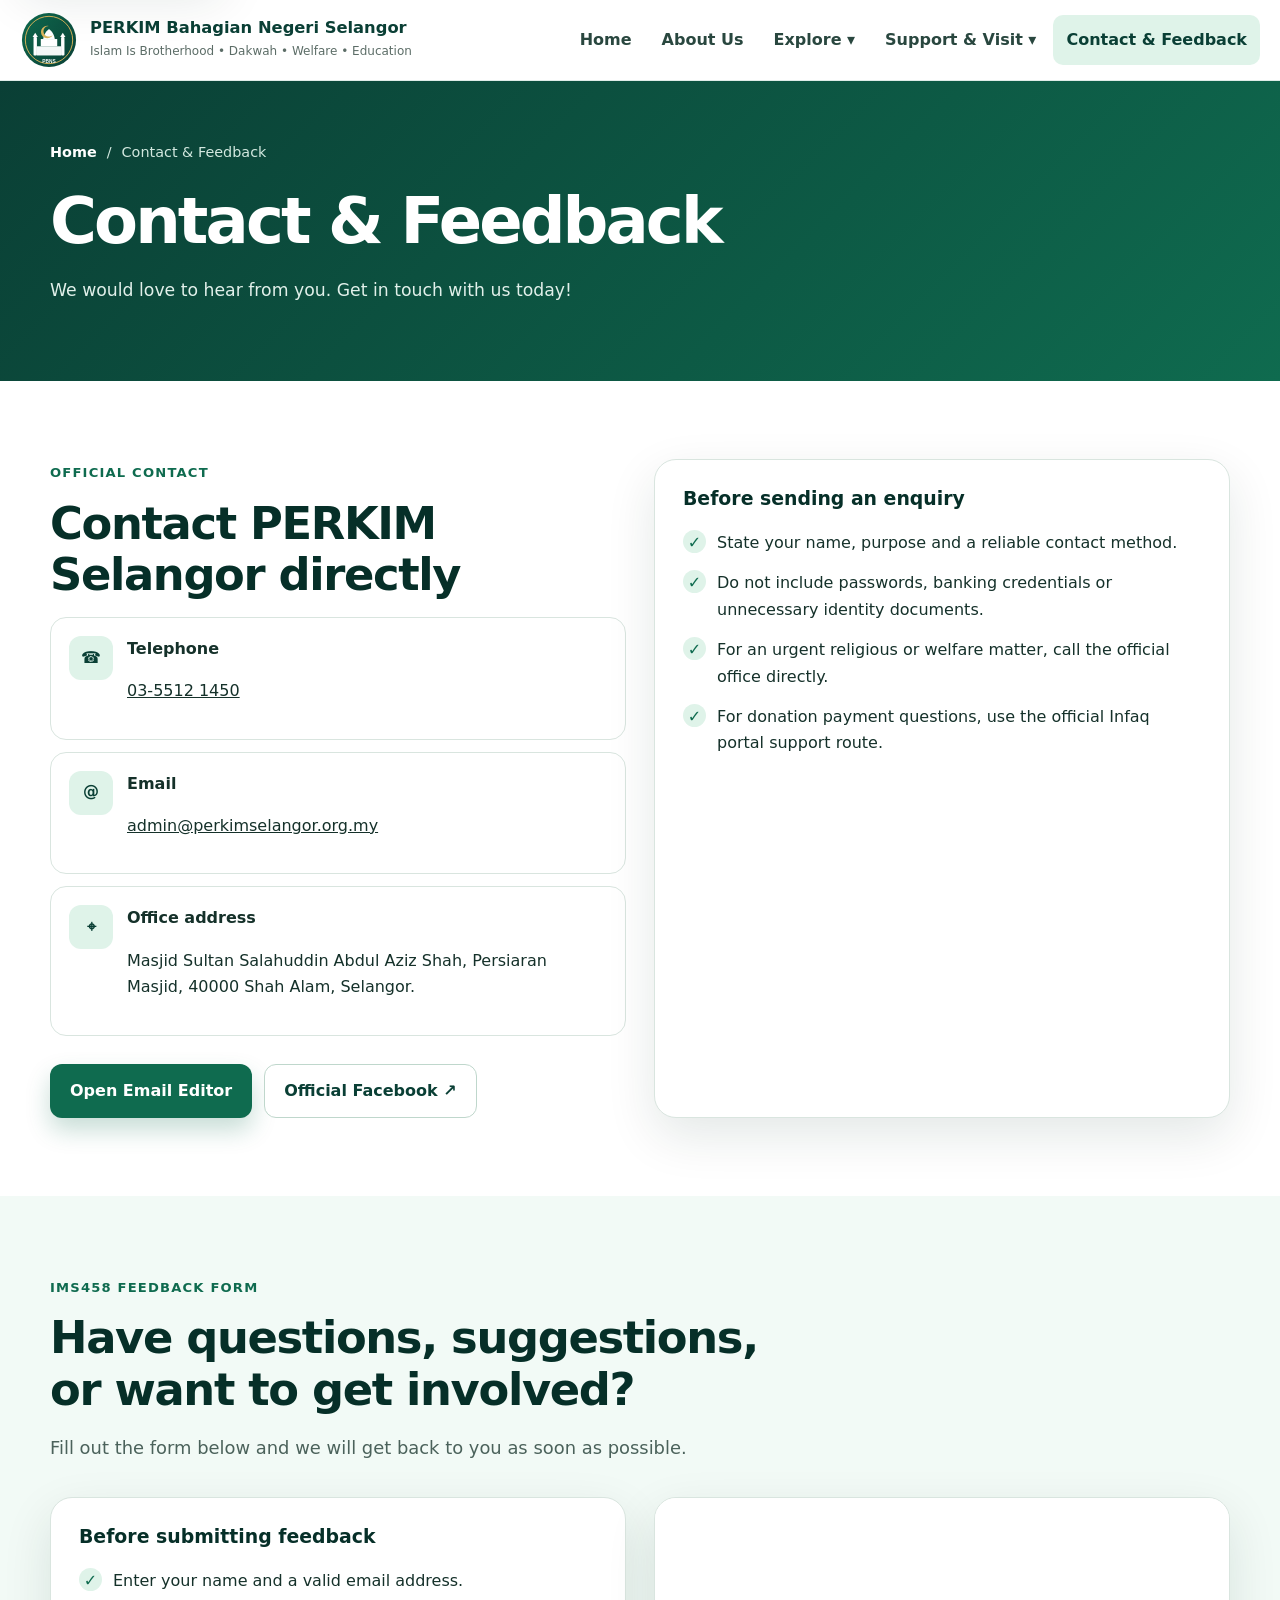
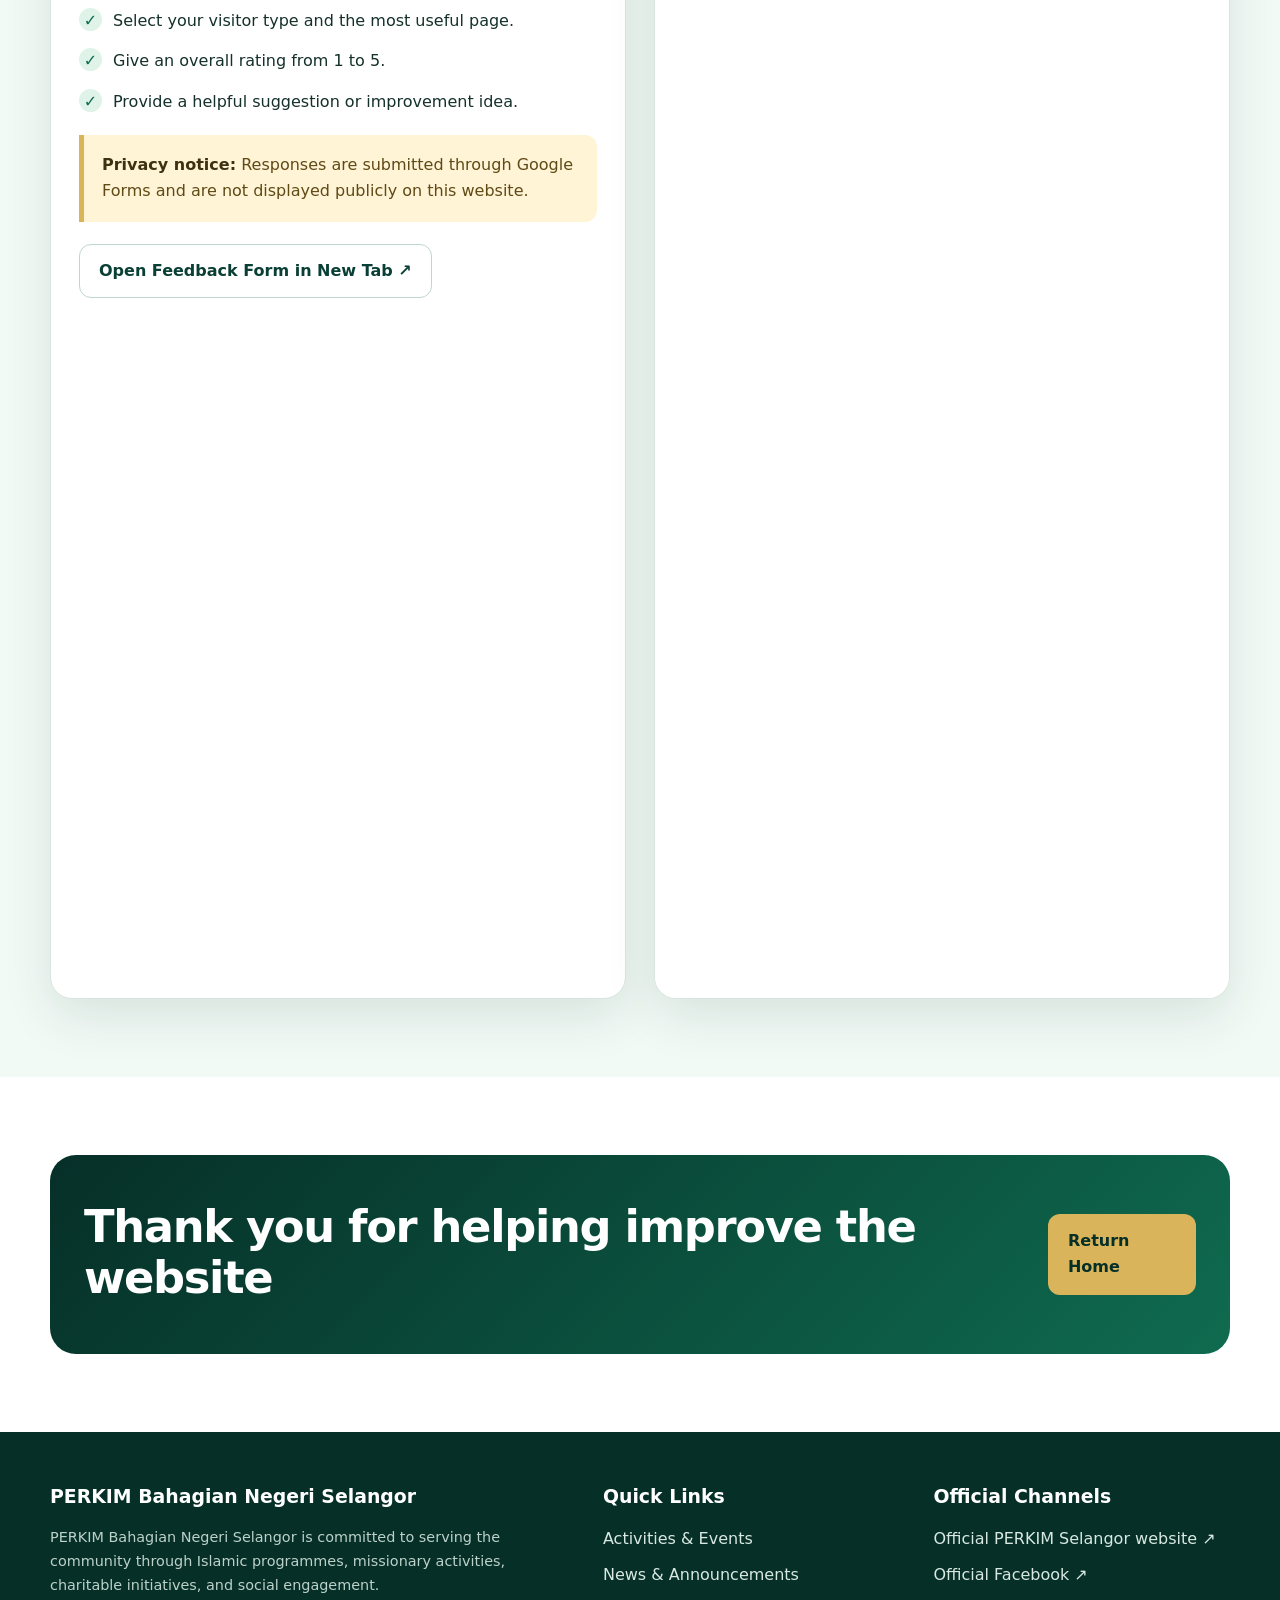
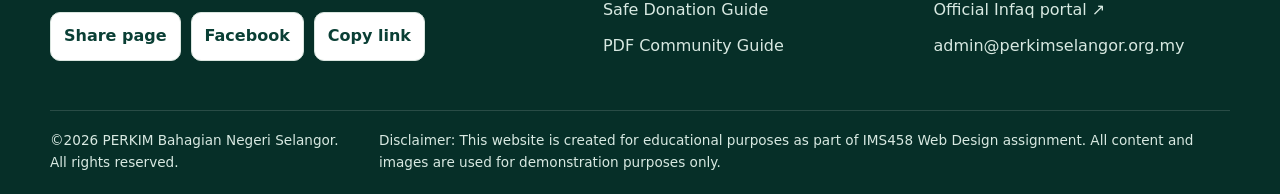
<file: contact.html>
<!DOCTYPE html>
<html lang="en">
    <head>
        <meta charset="UTF-8">
        <meta name="viewport" content="width=device-width, initial-scale=1.0">
        <meta
            name="description"
            content="Official PERKIM Selangor contact details and academic website feedback form."
        >
        <title>Contact &amp; Feedback | PERKIM Selangor Academic Website</title>
        <link rel="icon" href="assets/images/logo.svg" type="image/svg+xml">
        <link rel="stylesheet" href="assets/css/style.css">
        <style>
            .google-form-panel {
                padding: 0;
                overflow: hidden;
                background: #ffffff;
            }

            .google-form-frame {
                display: block;
                width: 100%;
                min-height: 1100px;
                border: 0;
                background: #ffffff;
            }

            .feedback-actions {
                display: flex;
                flex-wrap: wrap;
                gap: 12px;
                margin-top: 22px;
            }

            @media (max-width: 900px) {
                .google-form-frame {
                    min-height: 1250px;
                }
            }

            @media (max-width: 680px) {
                .google-form-frame {
                    min-height: 1400px;
                }
            }
        </style>
    </head>
    <body>
        <a class="skip-link" href="#main-content">
            Skip to main content
        </a>
        <header class="site-header">
            <div class="nav-wrap">
                <a class="brand" href="index.html">
                    <img alt="PBNS academic website emblem" src="assets/images/logo.svg">
                    <span>
                        <strong>PERKIM Bahagian Negeri Selangor</strong>
                        <small>Islam Is Brotherhood • Dakwah • Welfare • Education</small>
                    </span>
                </a>
                <button aria-controls="main-navigation" aria-expanded="false" class="nav-toggle" type="button">☰ Menu</button>
                <nav aria-label="Main navigation" class="site-nav" id="main-navigation">
                    <ul>
                        <li><a href="index.html">Home</a></li>
                        <li><a href="about.html">About Us</a></li>
                        <li class="nav-item"><button aria-expanded="false" class="drop-button" type="button">Explore ▾</button>
                            <div class="dropdown">
                                <a href="activities.html">Activities &amp; Events</a>
                                <a href="news.html">News &amp; Announcements</a>
                            </div></li>
                        <li class="nav-item">
                            <button aria-expanded="false" class="drop-button" type="button">Support &amp; Visit ▾</button>
                            <div class="dropdown">
                                <a href="donation.html">Donation</a>
                                <a href="location.html">Masjid Location</a>
                            </div></li>
                        <li><a class="active" href="contact.html">Contact &amp; Feedback</a></li>
                    </ul>
                </nav>
            </div>
        </header>
        <main id="main-content">
            <section class="page-hero">
                <div class="container">
                    <div class="breadcrumb">
                        <a href="index.html">Home</a>
                        <span>/</span>
                        <span>Contact &amp; Feedback</span>
                    </div>
                    <h1>Contact &amp; Feedback</h1>
                    <p>We would love to hear from you. Get in touch with us today!</p>
                </div>
            </section>
            <section class="section">
                <div class="container grid-2">
                    <div>
                        <span class="eyebrow">Official contact</span>
                        <h2>Contact PERKIM Selangor directly</h2>
                        <div class="location-card">
                            <div class="location-icon">☎</div>
                            <div>
                                <strong>Telephone</strong>
                                <p><a href="tel:+60355121450">03-5512 1450</a></p>
                            </div>
                        </div>
                        <div class="location-card">
                            <div class="location-icon">@</div>
                            <div>
                                <strong>Email</strong>
                                <p><a href="mailto:admin@perkimselangor.org.my?subject=General%20Enquiry">admin@perkimselangor.org.my</a></p>
                            </div>
                        </div>
                        <div class="location-card">
                            <div class="location-icon">⌖</div>
                            <div>
                                <strong>Office address</strong>
                                <p>Masjid Sultan Salahuddin Abdul Aziz Shah, Persiaran Masjid, 40000 Shah Alam, Selangor.</p>
                            </div>
                        </div>
                        <div class="btn-row">
                            <a class="btn btn-primary" href="mailto:admin@perkimselangor.org.my?subject=Community%20Enquiry">Open Email Editor</a>
                            <a class="btn btn-secondary" href="https://www.facebook.com/PerkimNegeriSelangor/" target="_blank"
                                rel="noopener noreferrer">Official Facebook ↗</a>
                        </div>
                    </div>
                    <div class="panel">
                        <h3>Before sending an enquiry</h3>
                        <ul class="check-list">
                            <li>State your name, purpose and a reliable contact method.</li>
                            <li>Do not include passwords, banking credentials or unnecessary identity documents.</li>
                            <li>For an urgent religious or welfare matter, call the official office directly.</li>
                            <li>For donation payment questions, use the official Infaq portal support route.</li>
                        </ul>
                    </div>
                </div>
            </section>
            <section id="feedback" class="section section-soft">
                <div class="container">
                    <div class="section-heading">
                        <span class="eyebrow">IMS458 feedback form</span>
                        <h2>Have questions, suggestions, or want to get involved?</h2>
                        <p class="lead">Fill out the form below and we will get back to you as soon as possible.</p>
                    </div>
                    <div class="grid-2">
                        <div class="panel">
                            <h3>Before submitting feedback</h3>
                            <ul class="check-list">
                                <li>Enter your name and a valid email address.</li>
                                <li>Select your visitor type and the most useful page.</li>
                                <li>Give an overall rating from 1 to 5.</li>
                                <li>Provide a helpful suggestion or improvement idea.
                                </li>
                            </ul>
                            <div class="notice">
                                <strong>Privacy notice:</strong>
                                Responses are submitted through Google Forms and
                                are not displayed publicly on this website.
                            </div>
                            <div class="feedback-actions">
                                <a
                                    class="btn btn-secondary"
                                    href="https://docs.google.com/forms/d/e/1FAIpQLSePxtY7Ibh91_UyxBZvrCtDhKB2V8KRm5fv3n7rHPoXlWkO8A/viewform?usp=send_form"
                                    target="_blank"
                                    rel="noopener noreferrer"
                                >Open Feedback Form in New Tab ↗</a>
                            </div>
                        </div>
                        <div class="panel google-form-panel">
                            <iframe
                                class="google-form-frame"
                                src="https://docs.google.com/forms/d/e/1FAIpQLSePxtY7Ibh91_UyxBZvrCtDhKB2V8KRm5fv3n7rHPoXlWkO8A/viewform?embedded=true"
                                title="PERKIM Selangor academic website feedback form"
                                loading="lazy"
                            ></iframe>
                        </div>
                    </div>
                </div>
            </section>
            <section class="section">
                <div class="container">
                    <div class="cta">
                        <div>
                            <h2>Thank you for helping improve the website</h2>
                        </div>
                        <a class="btn btn-gold" href="index.html">Return Home</a>
                    </div>
                </div>
            </section>
        </main>
        <footer class="site-footer">
             <div class="container">
                <div class="footer-grid">
                    <div>
                        <h3>PERKIM Bahagian Negeri Selangor</h3>
                        <p class="disclaimer">PERKIM Bahagian Negeri Selangor is committed to serving the community through Islamic programmes, missionary activities, charitable initiatives, and social engagement.</p>
                        <div class="share-row">
                            <button class="share-btn" data-share="native" type="button">Share page</button>
                            <button class="share-btn" data-share="facebook" type="button">Facebook</button>
                            <button class="share-btn" data-share="copy" type="button">Copy link</button>
                        </div>
                    </div>
                    <div>
                        <h3>Quick Links</h3>
                        <ul class="footer-links">
                            <li><a href="activities.html">Activities &amp; Events</a></li>
                            <li><a href="news.html">News &amp; Announcements</a></li>
                            <li><a href="donation.html">Safe Donation Guide</a></li>
                            <li><a href="assets/docs/PERKIM_Selangor_Community_Guide.pdf" rel="noopener" target="_blank">PDF Community Guide</a></li>
                        </ul>
                    </div>
                    <div>
                        <h3>Official Channels</h3>
                        <ul class="footer-links">
                            <li><a href="https://www.perkimselangor.org.my/" rel="noopener" target="_blank">Official PERKIM Selangor website ↗</a></li>
                            <li><a href="https://www.facebook.com/PerkimNegeriSelangor/" rel="noopener" target="_blank">Official Facebook ↗</a></li>
                            <li><a href="https://infaq.perkimselangor.org.my/" rel="noopener" target="_blank">Official Infaq portal ↗</a></li>
                            <li><a href="mailto:admin@perkimselangor.org.my">admin@perkimselangor.org.my</a></li>
                        </ul>
                    </div>
                </div>
                <div class="footer-bottom">
                    <span>©2026 PERKIM Bahagian Negeri Selangor. All rights reserved.</span>
                    <span>Disclaimer: This website is created for educational purposes as part of IMS458 Web Design assignment. All content and images are used for demonstration purposes only.</span>

                </div>
            </div>
        </footer>

        <button aria-label="Back to top" class="back-to-top" type="button">↑</button>
        <script src="assets/js/script.js"></script>

    </body>
</html>
</file>
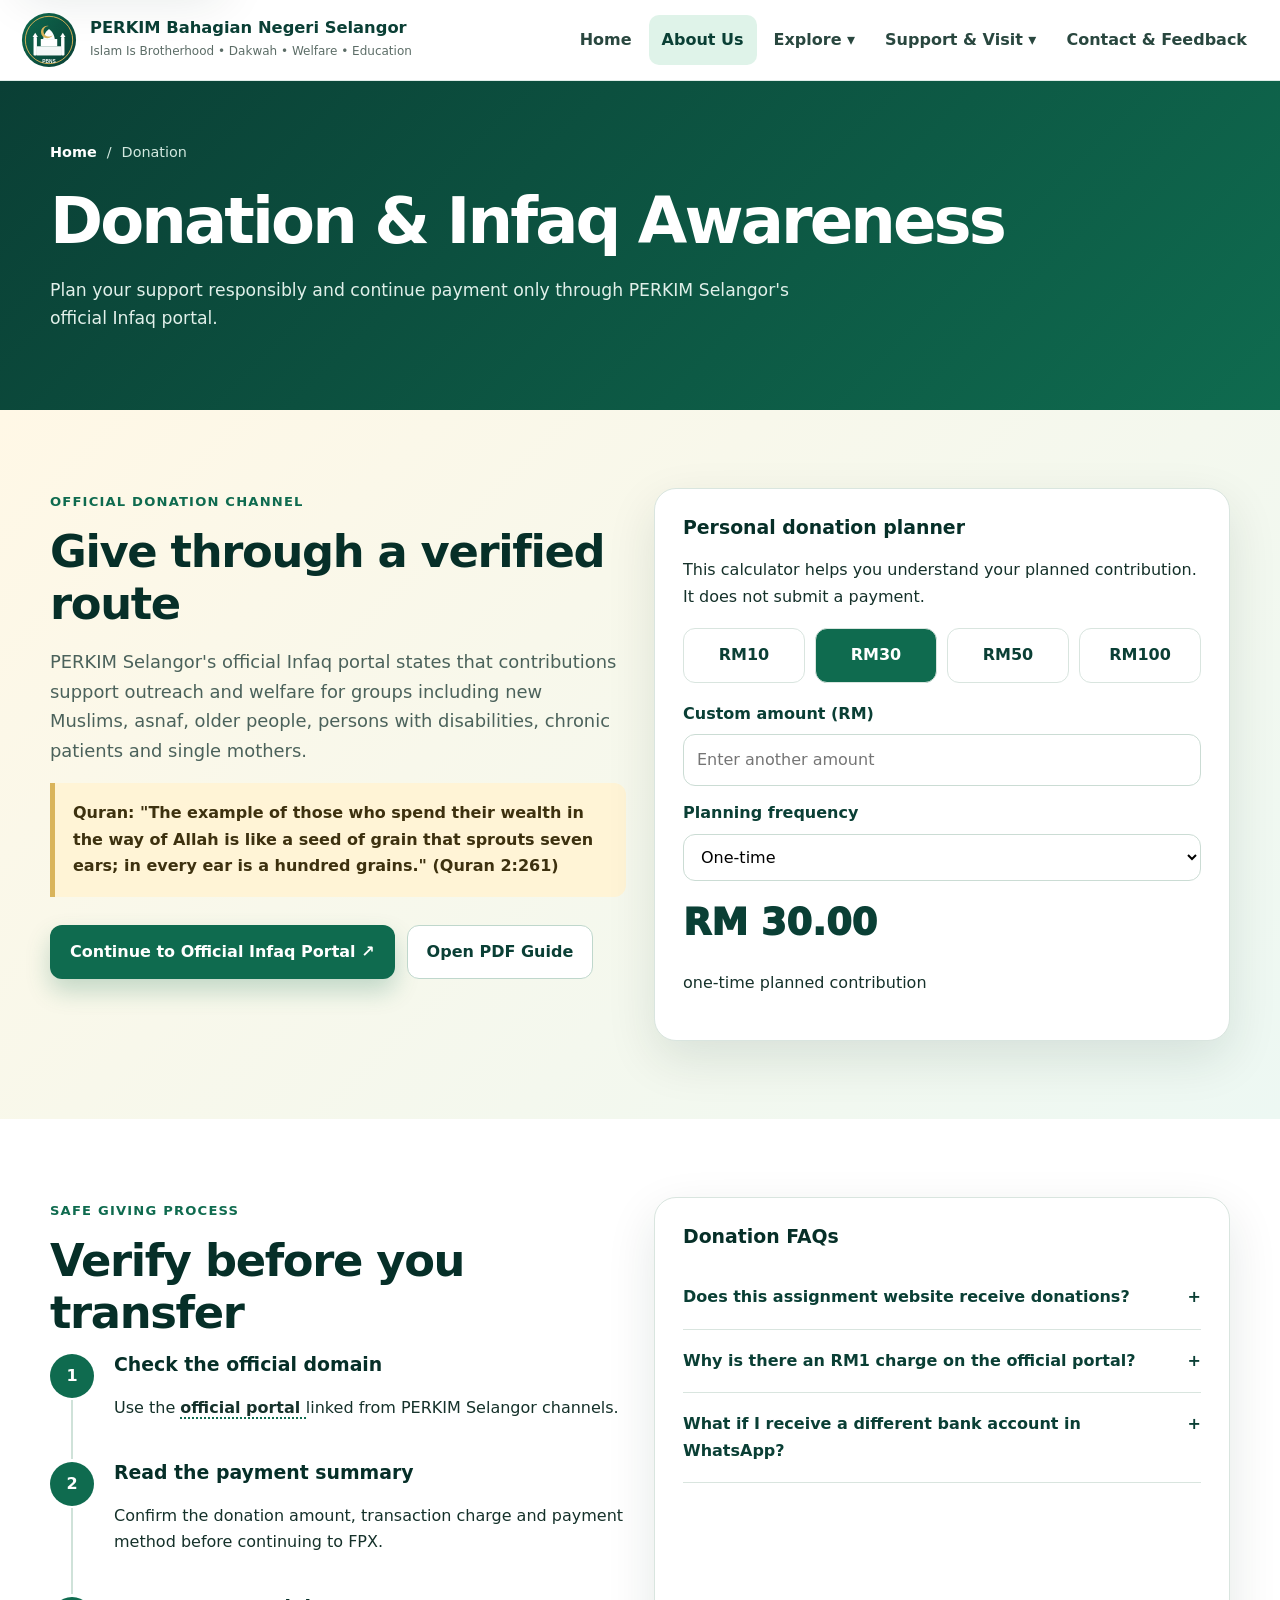
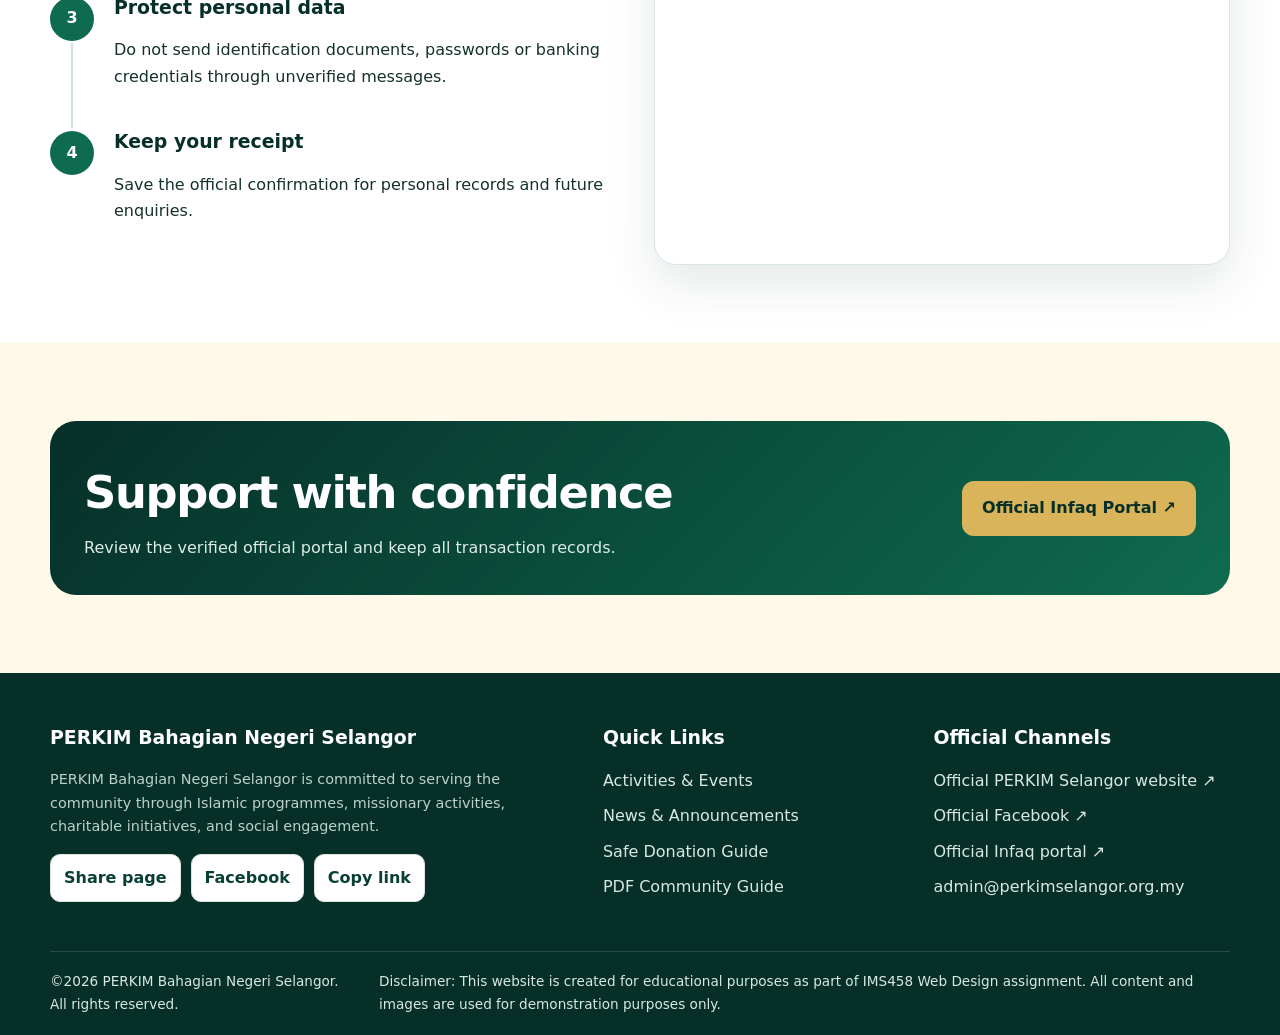
<file: donation.html>
<!DOCTYPE html>
<html lang="en">
    <head>
        <meta charset="UTF-8"/>
        <meta content="width=device-width, initial-scale=1.0" name="viewport"/>
        <meta content="Safe donation awareness and official Infaq link for PERKIM Selangor." name="description"/>
        <title>
            Donation | PERKIM Selangor Academic Website
        </title>
        <link href="assets/images/logo.svg" rel="icon" type="image/svg+xml"/>
        <link href="assets/css/style.css" rel="stylesheet"/>
    </head>
    <body>
        <a class="skip-link" href="#main-content">
            Skip to main content
        </a>
        <header class="site-header">
            <div class="nav-wrap">
                <a class="brand" href="index.html">
                    <img alt="PBNS academic website emblem" src="assets/images/logo.svg"/>
                    <span>
                        <strong>PERKIM Bahagian Negeri Selangor</strong>
                        <small>Islam Is Brotherhood • Dakwah • Welfare • Education</small>
                    </span>
                </a>
                <button aria-controls="main-navigation" aria-expanded="false" class="nav-toggle" type="button">☰ Menu</button>
                <nav aria-label="Main navigation" class="site-nav" id="main-navigation">
                    <ul>
                        <li><a href="index.html">Home</a></li>
                        <li><a class="active" href="about.html">About Us</a></li>
                        <li class="nav-item"><button aria-expanded="false" class="drop-button" type="button">Explore ▾</button>
                            <div class="dropdown">
                                <a href="activities.html">Activities & Events</a>
                                <a href="news.html">News & Announcements</a>
                            </div></li>
                        <li class="nav-item">
                            <button aria-expanded="false" class="drop-button" type="button">
                                Support & Visit ▾
                            </button>
                            <div class="dropdown">
                                <a href="donation.html">Donation</a>
                                <a href="location.html">Masjid Location</a>
                            </div></li>
                        <li><a href="contact.html">Contact & Feedback</a></li>
                    </ul>
                </nav>
            </div>
        </header>
        <main id="main-content">
            <section class="page-hero">
                <div class="container">
                    <div class="breadcrumb">
                        <a href="index.html">Home</a>
                        <span>/</span>
                        <span>Donation</span>
                    </div>
                    <h1>Donation & Infaq Awareness</h1>
                    <p>Plan your support responsibly and continue payment only through PERKIM Selangor's official Infaq portal.</p>
                </div>
            </section>
            <section class="section donation-hero">
                <div class="container grid-2">
                    <div>
                        <span class="eyebrow">Official donation channel</span>
                        <h2>Give through a verified route</h2>
                        <p class="lead">PERKIM Selangor's official Infaq portal states that contributions support outreach and welfare for groups including new Muslims, asnaf, older people, persons with disabilities, chronic patients and single mothers.</p>
                        <div class="notice">
                            <strong>Quran: "The example of those who spend their wealth in the way of Allah is like a seed of grain that sprouts seven ears; in every ear is a hundred grains." (Quran 2:261)</strong>
                        </div>
                        <div class="btn-row">
                            <a class="btn btn-primary" href="https://infaq.perkimselangor.org.my/" rel="noopener" target="_blank">Continue to Official Infaq Portal ↗</a>
                            <a class="btn btn-secondary" href="assets/docs/PERKIM_Selangor_Community_Guide.pdf" rel="noopener" target="_blank">Open PDF Guide</a>
                        </div>
                    </div>
                    <div class="panel">
                        <h3>Personal donation planner</h3>
                        <p>This calculator helps you understand your planned contribution. It does not submit a payment.</p>
                        <div class="amount-grid">
                            <button class="amount-btn" data-amount="10" type="button">RM10</button>
                            <button class="amount-btn active" data-amount="30" type="button">RM30</button>
                            <button class="amount-btn" data-amount="50" type="button">RM50</button>
                            <button class="amount-btn" data-amount="100" type="button">RM100</button>
                        </div>
                        <div class="field">
                            <label for="customAmount">
                                Custom amount (RM)
                            </label>
                            <input id="customAmount" min="1" placeholder="Enter another amount" step="1" type="number"/>
                        </div>
                        <div class="field" style="margin-top:14px">
                            <label for="frequency">Planning frequency</label>
                            <select id="frequency">
                                <option value="once">One-time</option>
                                <option value="monthly">Monthly</option>
                                <option value="weekly">Weekly</option>
                            </select>
                        </div>
                        <div class="donation-total" id="plannedTotal">
                            RM 30.00
                        </div>
                        <p id="planLabel">one-time planned contribution</p>
                    </div>
                </div>
            </section>
            <section class="section">
                <div class="container grid-2">
                    <div>
                        <span class="eyebrow">Safe giving process</span>
                        <h2>Verify before you transfer</h2>
                        <div class="safety-steps">
                            <div class="safety-step">
                                <h3>Check the official domain</h3>
                                <p>
                                    Use the
                                    <span class="tooltip" tabindex="0">
                                        official portal
                                        <span class="tooltip-text">
                                            The verified PERKIM Selangor donation website uses the infaq.perkimselangor.org.my domain.
                                        </span>
                                    </span>
                                    linked from PERKIM Selangor channels.
                                </p>
                            </div>
                            <div class="safety-step">
                                <h3>Read the payment summary</h3>
                                <p>Confirm the donation amount, transaction charge and payment method before continuing to FPX.</p>
                            </div>
                            <div class="safety-step">
                                <h3>Protect personal data</h3>
                                <p>Do not send identification documents, passwords or banking credentials through unverified messages.</p>
                            </div>
                            <div class="safety-step">
                                <h3>Keep your receipt</h3>
                                <p>Save the official confirmation for personal records and future enquiries.</p>
                            </div>
                        </div>
                    </div>
                    <div class="panel">
                        <h3>Donation FAQs</h3>
                        <div class="accordion">
                            <div class="accordion-item">
                                <button aria-expanded="false" class="accordion-button" type="button">
                                    <span>Does this assignment website receive donations?</span>
                                    <span data-sign="">+</span>
                                </button>
                                <div class="accordion-content">
                                    <p>No. It only provides information and a direct link to the official PERKIM Selangor Infaq portal.</p>
                                </div>
                            </div>
                            <div class="accordion-item">
                                <button aria-expanded="false" class="accordion-button" type="button">
                                    <span>Why is there an RM1 charge on the official portal?</span>
                                    <span data-sign="">+</span>
                                </button>
                                <div class="accordion-content">
                                    <p>The official portal explains that the charge covers its payment-gateway transaction cost. Check the portal for current terms.</p>
                                </div>
                            </div>
                            <div class="accordion-item">
                                <button aria-expanded="false" class="accordion-button" type="button">
                                    <span>What if I receive a different bank account in WhatsApp?</span>
                                    <span data-sign="">+</span>
                                </button>
                                <div class="accordion-content">
                                    <p>Do not transfer until the account and appeal have been confirmed through the PERKIM office or an official channel.</p>
                                </div>
                            </div>
                        </div>
                    </div>
                </div>
            </section>
            <section class="section section-gold">
                <div class="container">
                    <div class="cta">
                        <div>
                            <h2>Support with confidence</h2>
                            <p>Review the verified official portal and keep all transaction records.</p>
                        </div>
                        <a class="btn btn-gold" href="https://infaq.perkimselangor.org.my/" rel="noopener" target="_blank">Official Infaq Portal ↗</a>
                    </div>
                </div>
            </section>
        </main>
        <footer class="site-footer">
            <div class="container">
                <div class="footer-grid">
                    <div>
                        <h3>PERKIM Bahagian Negeri Selangor</h3>
                        <p class="disclaimer">PERKIM Bahagian Negeri Selangor is committed to serving the community through Islamic programmes, missionary activities, charitable initiatives, and social engagement.</p>
                        <div class="share-row">
                            <button class="share-btn" data-share="native" type="button">Share page</button>
                            <button class="share-btn" data-share="facebook" type="button">Facebook</button>
                            <button class="share-btn" data-share="copy" type="button">Copy link</button>
                        </div>
                    </div>
                    <div>
                        <h3>Quick Links</h3>
                        <ul class="footer-links">
                            <li><a href="activities.html">Activities & Events</a></li>
                            <li><a href="news.html">News & Announcements</a></li>
                            <li><a href="donation.html">Safe Donation Guide</a></li>
                            <li><a href="assets/docs/PERKIM_Selangor_Community_Guide.pdf" rel="noopener" target="_blank">PDF Community Guide</a></li>
                        </ul>
                    </div>
                    <div>
                        <h3>Official Channels</h3>
                        <ul class="footer-links">
                             <li><a href="https://www.perkimselangor.org.my/" rel="noopener" target="_blank">Official PERKIM Selangor website ↗</a></li>
                             <li><a href="https://www.facebook.com/PerkimNegeriSelangor/" rel="noopener" target="_blank">Official Facebook ↗</a></li>
                             <li><a href="https://infaq.perkimselangor.org.my/" rel="noopener" target="_blank">Official Infaq portal ↗</a></li>
                             <li><a href="mailto:admin@perkimselangor.org.my">admin@perkimselangor.org.my</a></li>
                        </ul>
                    </div>
                </div>
                <div class="footer-bottom">
                    <span>©2026 PERKIM Bahagian Negeri Selangor. All rights reserved.</span>
                    <span>Disclaimer: This website is created for educational purposes as part of IMS458 Web Design assignment. All content and images are used for demonstration purposes only.</span>

                </div>
            </div>
        </footer>

        <button aria-label="Back to top" class="back-to-top" type="button">↑</button>
        <script src="assets/js/script.js"></script>

    </body>
</html>
</file>
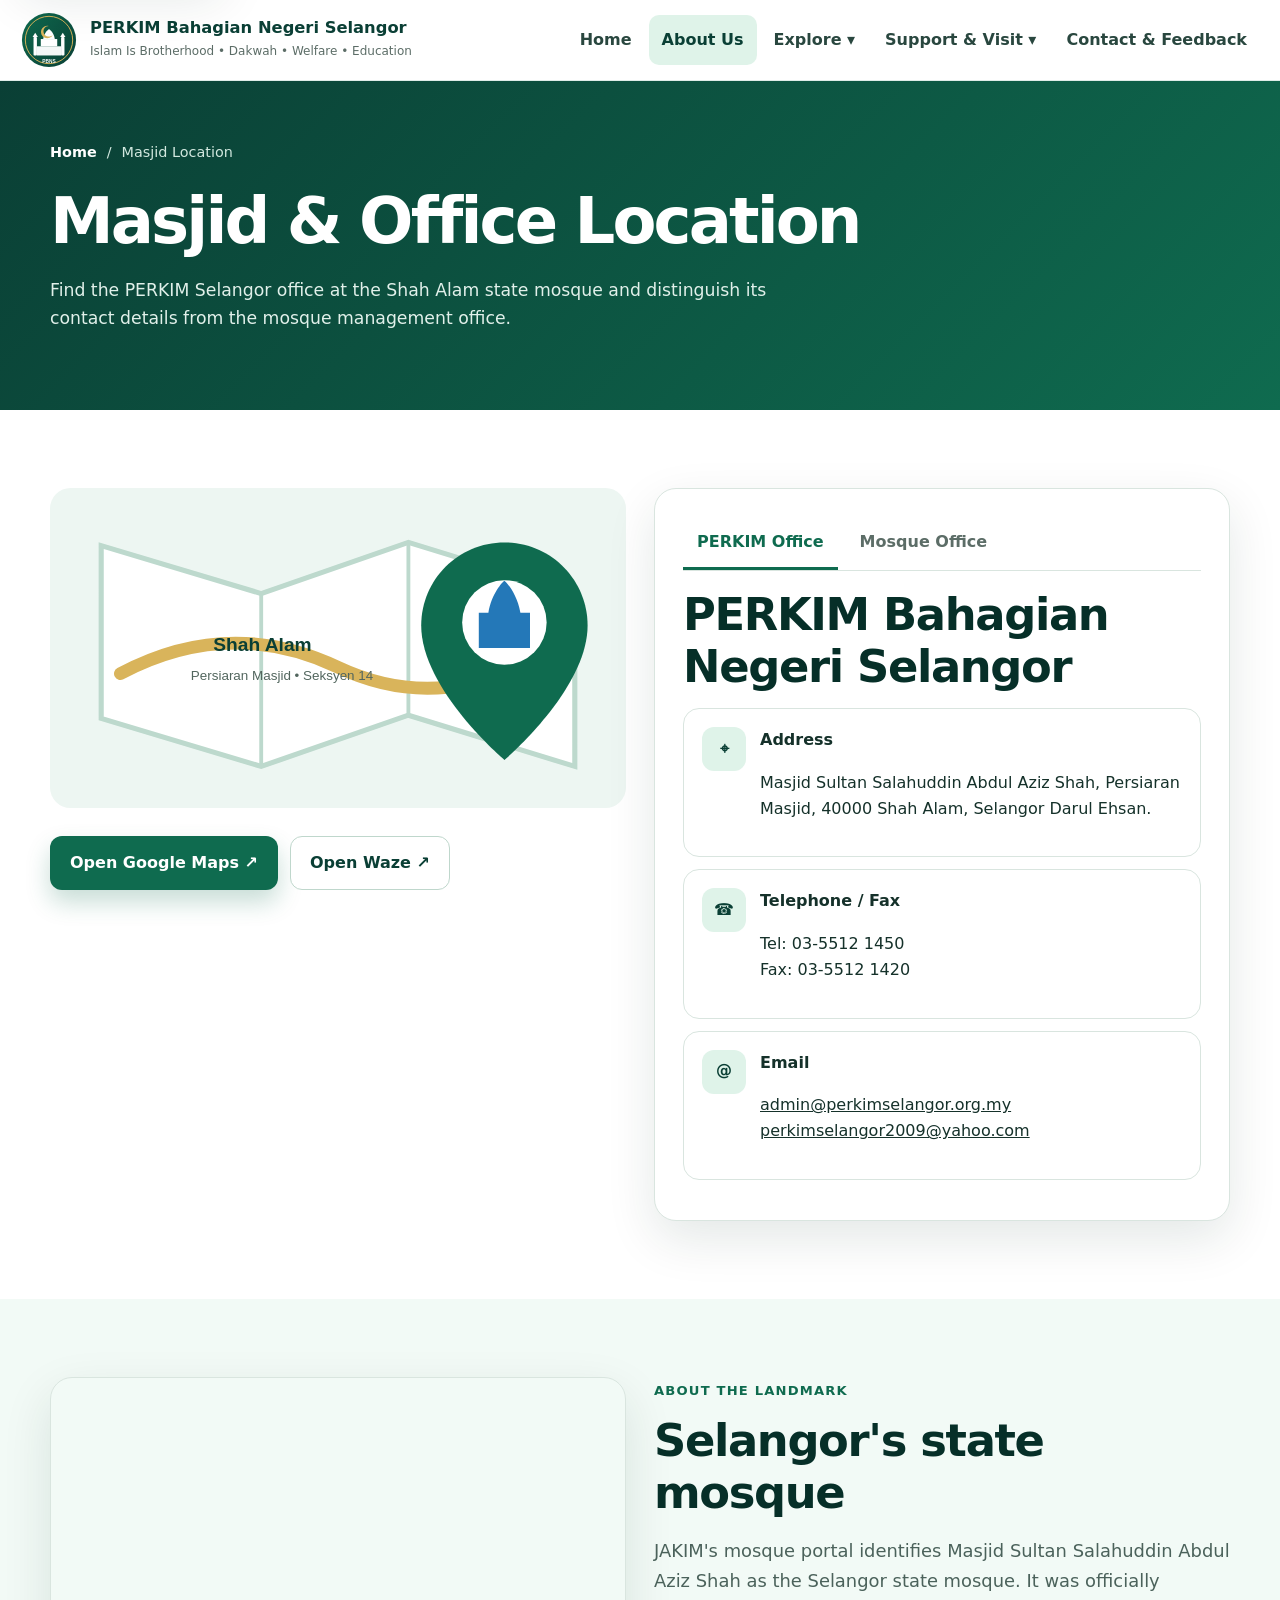
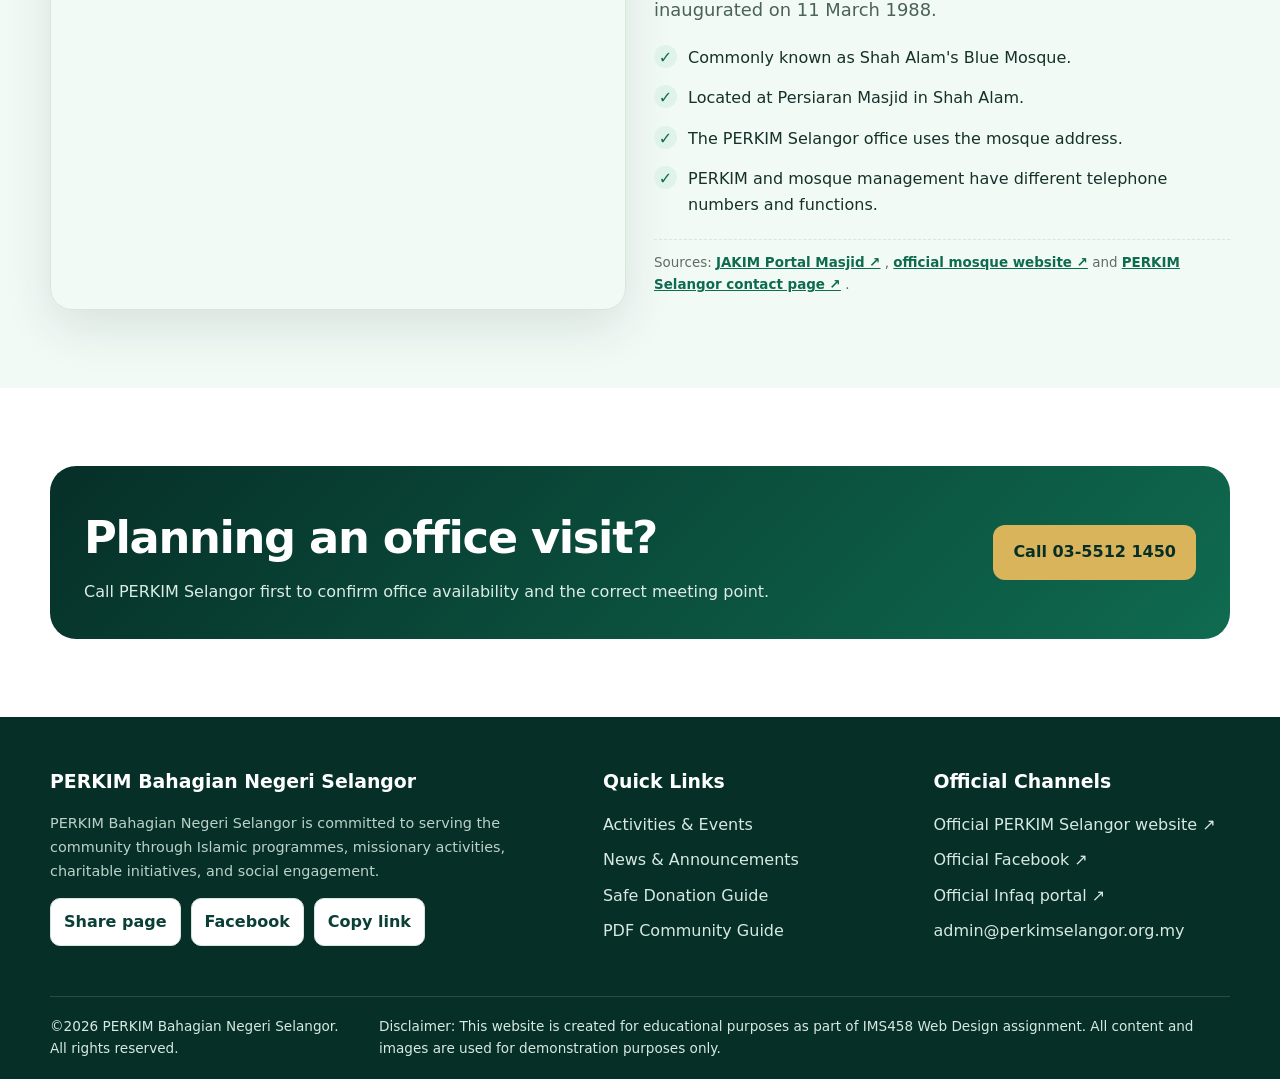
<file: location.html>
<!DOCTYPE html>
<html lang="en">
    <head>
        <meta charset="UTF-8"/>
        <meta content="width=device-width, initial-scale=1.0" name="viewport"/>
        <meta content="Location and verified contact details for PERKIM Selangor and the Shah Alam state mosque." name="description"/>
        <title>
            Masjid Location | PERKIM Selangor Academic Website
        </title>
        <link href="assets/images/logo.svg" rel="icon" type="image/svg+xml"/>
        <link href="assets/css/style.css" rel="stylesheet"/>
    </head>
    <body>
        <a class="skip-link" href="#main-content">
            Skip to main content
        </a>
        <header class="site-header">
            <div class="nav-wrap">
                <a class="brand" href="index.html">
                    <img alt="PBNS academic website emblem" src="assets/images/logo.svg"/>
                    <span>
                        <strong>PERKIM Bahagian Negeri Selangor</strong>
                        <small>Islam Is Brotherhood • Dakwah • Welfare • Education</small>
                    </span>
                </a>
                <button aria-controls="main-navigation" aria-expanded="false" class="nav-toggle" type="button">☰ Menu</button>
                <nav aria-label="Main navigation" class="site-nav" id="main-navigation">
                    <ul>
                        <li><a href="index.html">Home</a></li>
                        <li><a class="active" href="about.html">About Us</a></li>
                        <li class="nav-item"><button aria-expanded="false" class="drop-button" type="button">Explore ▾</button>
                            <div class="dropdown">
                                <a href="activities.html">Activities & Events</a>
                                <a href="news.html">News & Announcements</a>
                            </div></li>
                        <li class="nav-item">
                            <button aria-expanded="false" class="drop-button" type="button">
                                Support & Visit ▾
                            </button>
                            <div class="dropdown">
                                <a href="donation.html">Donation</a>
                                <a href="location.html">Masjid Location</a>
                            </div></li>
                        <li><a href="contact.html">Contact & Feedback</a></li>
                    </ul>
                </nav>
            </div>
        </header>
        <main id="main-content">
            <section class="page-hero">
                <div class="container">
                    <div class="breadcrumb">
                        <a href="index.html">Home</a>
                        <span>/</span>
                        <span>Masjid Location</span>
                    </div>
                    <h1>Masjid & Office Location</h1>
                    <p>Find the PERKIM Selangor office at the Shah Alam state mosque and distinguish its contact details from the mosque management office.</p>
                </div>
            </section>
            <section class="section">
                <div class="container grid-2">
                    <div>
                        <img alt="Map-style illustration showing Shah Alam and the mosque location" src="assets/images/location-map.svg"/>
                        <div class="btn-row">
                            <a class="btn btn-primary" href="https://www.google.com/maps/search/?api=1&amp;query=Masjid+Sultan+Salahuddin+Abdul+Aziz+Shah+Shah+Alam" rel="noopener" target="_blank">Open Google Maps ↗</a>
                            <a class="btn btn-secondary" href="https://www.waze.com/ms/live-map/directions/masjid-sultan-salahuddin-abdul-aziz-shah-persiaran-masjid-shah-alam?to=place.w.66519071.665321780.460846" rel="noopener" target="_blank">Open Waze ↗</a>
                        </div>
                    </div>
                    <div class="panel">
                        <div class="tabs" role="tablist">
                            <button class="tab-btn active" data-tab="perkim-office" type="button">PERKIM Office</button>
                            <button class="tab-btn" data-tab="mosque-office" type="button">Mosque Office</button>
                        </div>
                        <div class="tab-panel active" id="perkim-office">
                            <h2>PERKIM Bahagian Negeri Selangor</h2>
                            <div class="location-card">
                                <div class="location-icon">
                                    ⌖
                                </div>
                                <div>
                                    <strong>Address</strong>
                                    <p>Masjid Sultan Salahuddin Abdul Aziz Shah, Persiaran Masjid, 40000 Shah Alam, Selangor Darul Ehsan.</p>
                                </div>
                            </div>
                            <div class="location-card">
                                <div class="location-icon">
                                    ☎
                                </div>
                                <div>
                                    <strong>Telephone / Fax</strong>
                                    <p>Tel: 03-5512 1450<br/>Fax: 03-5512 1420</p>
                                </div>
                            </div>
                            <div class="location-card">
                                <div class="location-icon">
                                    @
                                </div>
                                <div>
                                    <strong>Email</strong>
                                    <p><a href="mailto:admin@perkimselangor.org.my">admin@perkimselangor.org.my</a><br/>
                                        <a href="mailto:perkimselangor2009@yahoo.com">perkimselangor2009@yahoo.com</a></p>
                                </div>
                            </div>
                        </div>
                        <div class="tab-panel" id="mosque-office">
                            <h2>Masjid Sultan Salahuddin Abdul Aziz Shah</h2>
                            <p>The mosque management website lists its office at Tingkat 1, Dewan Syarahan dan Muzakarah Islam, Persiaran Masjid, Seksyen 14, 40000 Shah Alam.</p>
                            <div class="location-card">
                                <div class="location-icon">
                                    ☎
                                </div>
                                <div>
                                    <strong>Mosque management telephone</strong>
                                    <p>03-5523 8006</p>
                                </div>
                            </div>
                            <div class="location-card">
                                <div class="location-icon">
                                    @
                                </div>
                                <div>
                                    <strong>Mosque management email</strong>
                                    <p><a href="mailto:mssaas@jais.gov.my">mssaas@jais.gov.my</a>
                                    </p>
                                </div>
                            </div>
                            <a class="card-link" href="https://www.mssaas.gov.my/" rel="noopener" target="_blank">Open official mosque website ↗</a>
                        </div>
                    </div>
                </div>
            </section>
            <section class="section section-soft">
                <div class="container grid-2">
                    <div class="map-wrap">
                        <iframe loading="lazy" referrerpolicy="no-referrer-when-downgrade" src="https://www.google.com/maps?q=Masjid%20Sultan%20Salahuddin%20Abdul%20Aziz%20Shah%2C%20Shah%20Alam&amp;output=embed" title="Google map showing Masjid Sultan Salahuddin Abdul Aziz Shah">
                        </iframe>
                    </div>
                    <div>
                        <span class="eyebrow">About the landmark</span>
                        <h2>Selangor's state mosque</h2>
                        <p class="lead">JAKIM's mosque portal identifies Masjid Sultan Salahuddin Abdul Aziz Shah as the Selangor state mosque. It was officially inaugurated on 11 March 1988.</p>
                        <ul class="check-list">
                            <li>Commonly known as Shah Alam's Blue Mosque.</li>
                            <li>Located at Persiaran Masjid in Shah Alam.</li>
                            <li>The PERKIM Selangor office uses the mosque address.</li>
                            <li>PERKIM and mosque management have different telephone numbers and functions.</li>
                        </ul>
                        <p class="source-note">
                            Sources:
                            <a href="https://masjid.islam.gov.my/maklumatDetailMS/1/1005067" rel="noopener" target="_blank">JAKIM Portal Masjid ↗</a>
                            ,
                            <a href="https://www.mssaas.gov.my/" rel="noopener" target="_blank">official mosque website ↗</a>
                            and
                            <a href="https://www.perkimselangor.org.my/hubungi-kami/" rel="noopener" target="_blank">PERKIM Selangor contact page ↗</a>
                            .
                        </p>
                    </div>
                </div>
            </section>
            <section class="section">
                <div class="container">
                    <div class="cta">
                        <div>
                            <h2>Planning an office visit?</h2>
                            <p>Call PERKIM Selangor first to confirm office availability and the correct meeting point.</p>
                        </div>
                        <a class="btn btn-gold" href="tel:+60355121450">Call 03-5512 1450</a>
                    </div>
                </div>
            </section>
        </main>
        <footer class="site-footer">
            <div class="container">
                <div class="footer-grid">
                    <div>
                        <h3>PERKIM Bahagian Negeri Selangor</h3>
                        <p class="disclaimer">PERKIM Bahagian Negeri Selangor is committed to serving the community through Islamic programmes, missionary activities, charitable initiatives, and social engagement.</p>
                        <div class="share-row">
                            <button class="share-btn" data-share="native" type="button">Share page</button>
                            <button class="share-btn" data-share="facebook" type="button">Facebook</button>
                            <button class="share-btn" data-share="copy" type="button">Copy link</button>
                        </div>
                    </div>
                    <div>
                        <h3>Quick Links</h3>
                        <ul class="footer-links">
                            <li><a href="activities.html">Activities & Events</a></li>
                            <li><a href="news.html">News & Announcements</a></li>
                            <li><a href="donation.html">Safe Donation Guide</a></li>
                            <li><a href="assets/docs/PERKIM_Selangor_Community_Guide.pdf" rel="noopener" target="_blank">PDF Community Guide</a></li>
                        </ul>
                    </div>
                    <div>
                        <h3>Official Channels</h3>
                        <ul class="footer-links">
                             <li><a href="https://www.perkimselangor.org.my/" rel="noopener" target="_blank">Official PERKIM Selangor website ↗</a></li>
                             <li><a href="https://www.facebook.com/PerkimNegeriSelangor/" rel="noopener" target="_blank">Official Facebook ↗</a></li>
                             <li><a href="https://infaq.perkimselangor.org.my/" rel="noopener" target="_blank">Official Infaq portal ↗</a></li>
                             <li><a href="mailto:admin@perkimselangor.org.my">admin@perkimselangor.org.my</a></li>
                        </ul>
                    </div>
                </div>
                <div class="footer-bottom">
                    <span>©2026 PERKIM Bahagian Negeri Selangor. All rights reserved.</span>
                    <span>Disclaimer: This website is created for educational purposes as part of IMS458 Web Design assignment. All content and images are used for demonstration purposes only.</span>

                </div>
            </div>
        </footer>

        <button aria-label="Back to top" class="back-to-top" type="button">↑</button>
        <script src="assets/js/script.js"></script>

    </body>
</html>
</file>
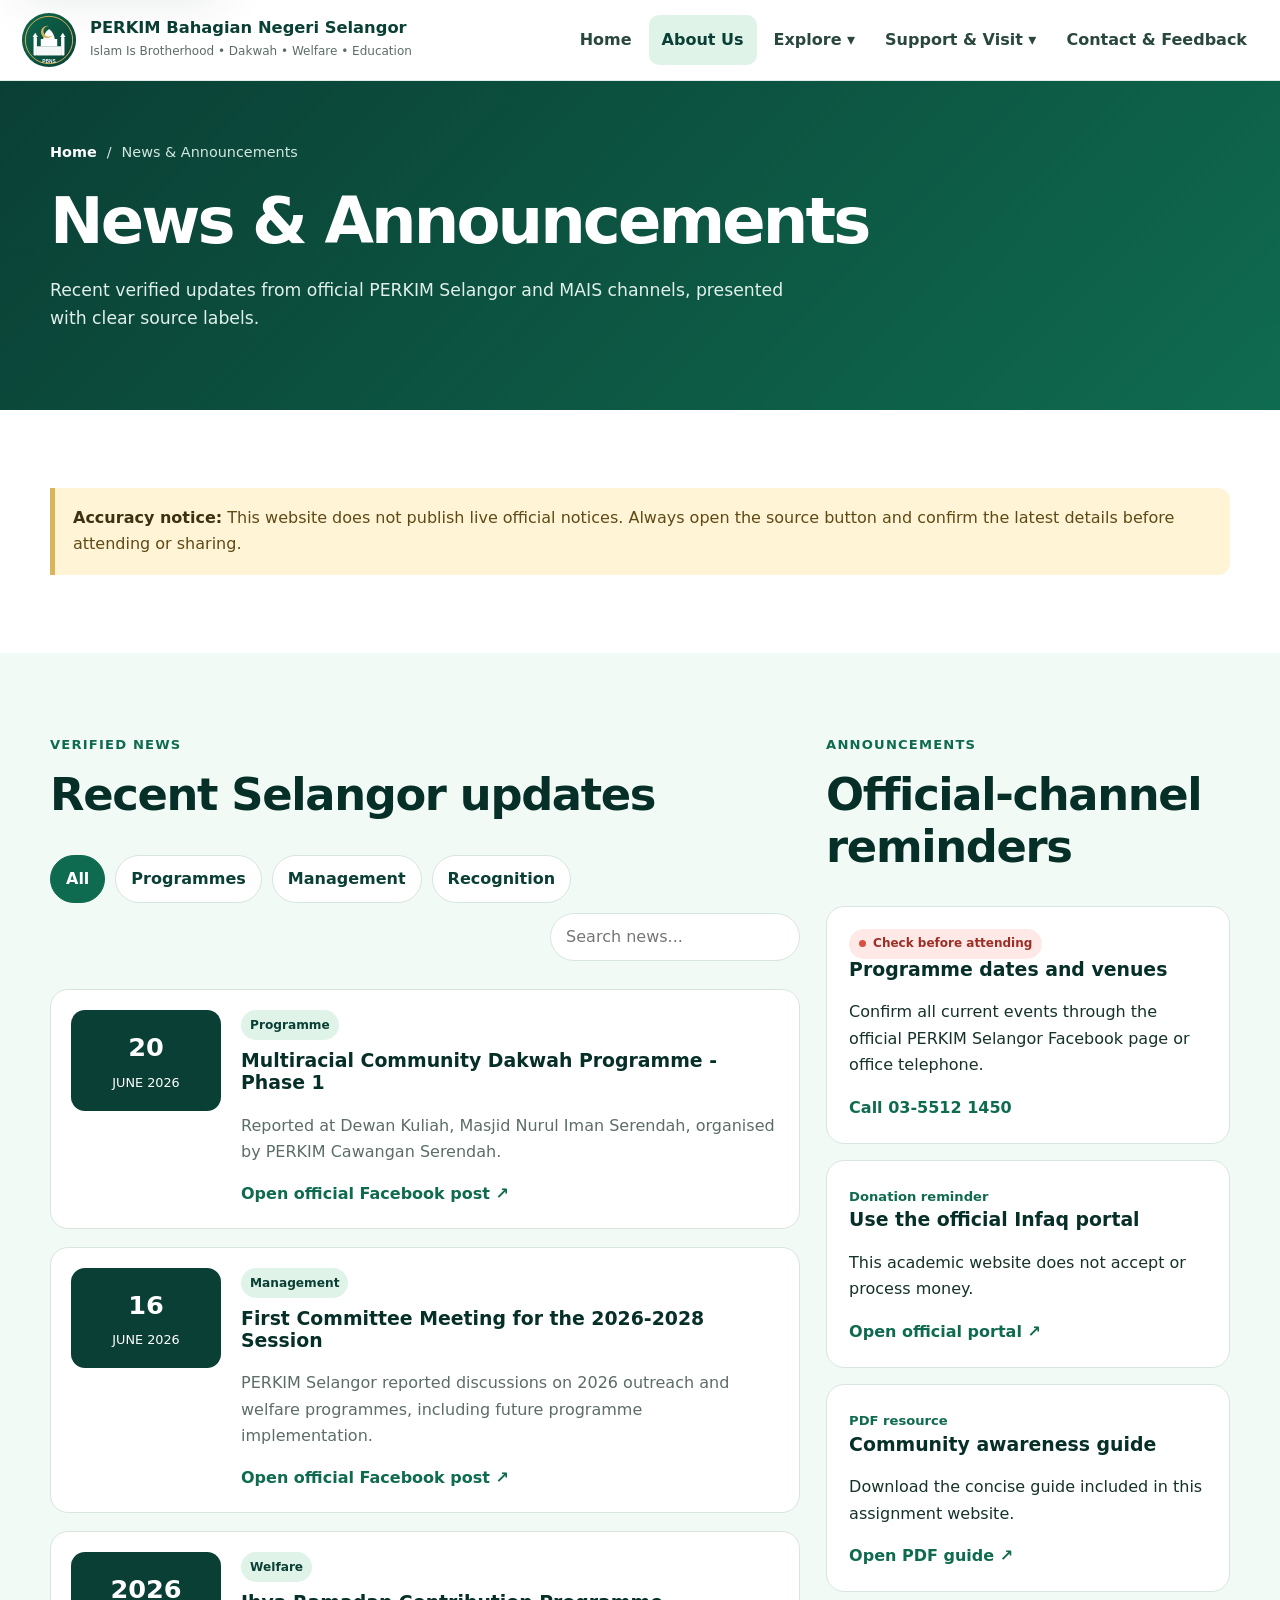
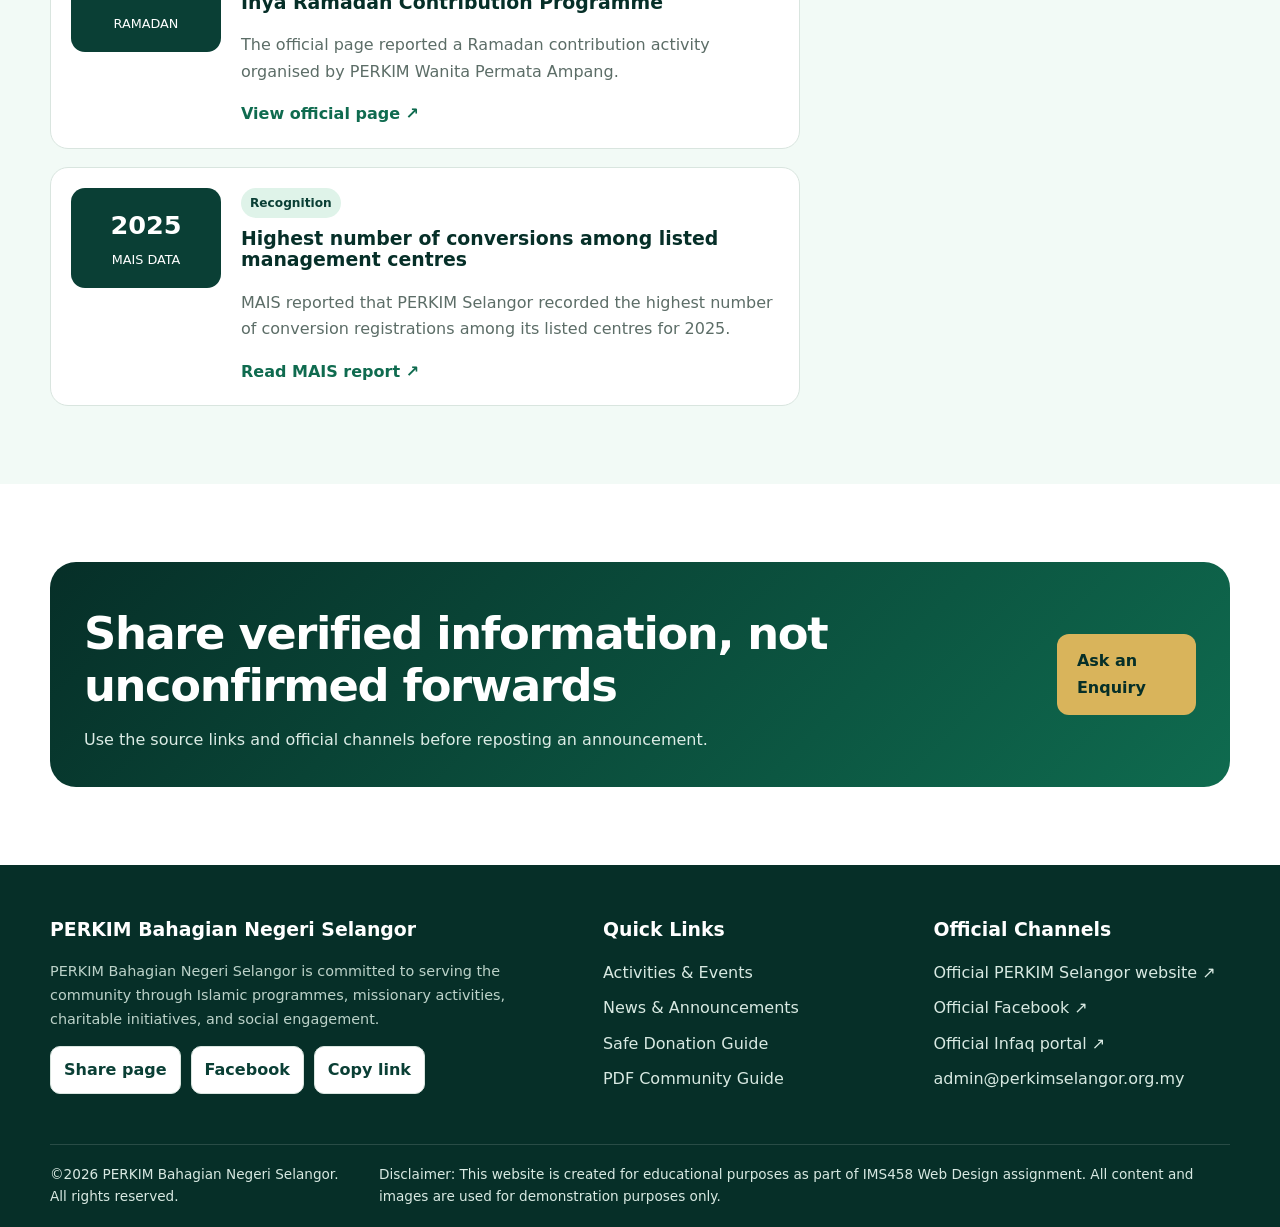
<file: news.html>
<!DOCTYPE html>
<html lang="en">
    <head>
        <meta charset="UTF-8"/>
        <meta content="width=device-width, initial-scale=1.0" name="viewport"/>
        <meta content="Verified recent PERKIM Selangor news and official announcements." name="description"/>
        <title>
            News & Announcements | PERKIM Selangor Academic Website
        </title>
        <link href="assets/images/logo.svg" rel="icon" type="image/svg+xml"/>
        <link href="assets/css/style.css" rel="stylesheet"/>
    </head>
    <body>
        <a class="skip-link" href="#main-content">
            Skip to main content
        </a>
        <header class="site-header">
            <div class="nav-wrap">
                <a class="brand" href="index.html">
                    <img alt="PBNS academic website emblem" src="assets/images/logo.svg"/>
                    <span>
                        <strong>PERKIM Bahagian Negeri Selangor</strong>
                        <small>Islam Is Brotherhood • Dakwah • Welfare • Education</small>
                    </span>
                </a>
                <button aria-controls="main-navigation" aria-expanded="false" class="nav-toggle" type="button">☰ Menu</button>
                <nav aria-label="Main navigation" class="site-nav" id="main-navigation">
                    <ul>
                        <li><a href="index.html">Home</a></li>
                        <li><a class="active" href="about.html">About Us</a></li>
                        <li class="nav-item"><button aria-expanded="false" class="drop-button" type="button">Explore ▾</button>
                            <div class="dropdown">
                                <a href="activities.html">Activities & Events</a>
                                <a href="news.html">News & Announcements</a>
                            </div></li>
                        <li class="nav-item">
                            <button aria-expanded="false" class="drop-button" type="button">
                                Support & Visit ▾
                            </button>
                            <div class="dropdown">
                                <a href="donation.html">Donation</a>
                                <a href="location.html">Masjid Location</a>
                            </div></li>
                        <li><a href="contact.html">Contact & Feedback</a></li>
                    </ul>
                </nav>
            </div>
        </header>
        <main id="main-content">
            <section class="page-hero">
                <div class="container">
                    <div class="breadcrumb">
                        <a href="index.html">Home</a>
                        <span>/</span>
                        <span>News & Announcements</span>
                    </div>
                    <h1>News & Announcements</h1>
                    <p>Recent verified updates from official PERKIM Selangor and MAIS channels, presented with clear source labels.</p>
                </div>
            </section>
            <section class="section">
                <div class="container">
                    <div class="notice">
                        <strong>Accuracy notice:</strong>
                        This website does not publish live official notices. Always open the source button and confirm the latest details before attending or sharing.
                    </div>
                </div>
            </section>
            <section class="section section-soft">
                <div class="container news-grid">
                    <div>
                        <div class="section-heading">
                            <span class="eyebrow">
                                Verified news
                            </span>
                            <h2>Recent Selangor updates</h2>
                        </div>
                        <div class="filter-bar" data-filter-group="" data-target=".news-item">
                            <button class="filter-btn active" data-filter="all" type="button">
                                All
                            </button>
                            <button class="filter-btn" data-filter="programme" type="button">
                                Programmes
                            </button>
                            <button class="filter-btn" data-filter="management" type="button">
                                Management
                            </button>
                            <button class="filter-btn" data-filter="recognition" type="button">
                                Recognition
                            </button>
                            <input aria-label="Search news" class="search-box" placeholder="Search news..." type="search"/>
                        </div>
                        <div class="news-list">
                            <article class="news-card news-item" data-category="programme">
                                <div class="date-tile">
                                    <strong>
                                        20
                                    </strong>
                                    <span>
                                        JUNE 2026
                                    </span>
                                </div>
                                <div>
                                    <span class="tag">
                                        Programme
                                    </span>
                                    <h3>Multiracial Community Dakwah Programme - Phase 1</h3>
                                    <p>Reported at Dewan Kuliah, Masjid Nurul Iman Serendah, organised by PERKIM Cawangan Serendah.</p>
                                    <a class="card-link" href="https://www.facebook.com/PerkimNegeriSelangor/posts/1028867722823936/" rel="noopener" target="_blank">Open official Facebook post ↗</a>
                                </div>
                            </article>
                            <article class="news-card news-item" data-category="management">
                                <div class="date-tile">
                                    <strong>
                                        16
                                    </strong>
                                    <span>
                                        JUNE 2026
                                    </span>
                                </div>
                                <div>
                                    <span class="tag">
                                        Management
                                    </span>
                                    <h3>First Committee Meeting for the 2026-2028 Session</h3>
                                    <p>PERKIM Selangor reported discussions on 2026 outreach and welfare programmes, including future programme implementation.</p>
                                    <a class="card-link" href="https://www.facebook.com/PerkimNegeriSelangor/posts/1022509380126437/" rel="noopener" target="_blank">Open official Facebook post ↗</a>
                                </div>
                            </article>
                            <article class="news-card news-item" data-category="programme">
                                <div class="date-tile">
                                    <strong>2026</strong>
                                    <span>RAMADAN</span>
                                </div>
                                <div>
                                    <span class="tag">Welfare</span>
                                    <h3>Ihya Ramadan Contribution Programme</h3>
                                    <p>The official page reported a Ramadan contribution activity organised by PERKIM Wanita Permata Ampang.</p>
                                    <a class="card-link" href="https://www.facebook.com/PerkimNegeriSelangor/" rel="noopener" target="_blank">View official page ↗</a>
                                </div>
                            </article>
                            <article class="news-card news-item" data-category="recognition">
                                <div class="date-tile">
                                    <strong>2025</strong>
                                    <span>MAIS DATA</span>
                                </div>
                                <div>
                                    <span class="tag">Recognition</span>
                                    <h3>Highest number of conversions among listed management centres</h3>
                                    <p>MAIS reported that PERKIM Selangor recorded the highest number of conversion registrations among its listed centres for 2025.</p>
                                    <a class="card-link" href="https://www.mais.gov.my/mais-sumbang-saguhati-pengislaman-berjumlah-rm94000-00-kepada-pusat-pengurusan-pengislamanhargai-peranan-petugas-pendaftaran-pengislaman/" rel="noopener" target="_blank">Read MAIS report ↗</a>
                                </div>
                            </article>
                        </div>
                    </div>
                    <aside>
                        <div class="section-heading">
                            <span class="eyebrow">Announcements</span>
                            <h2>Official-channel reminders</h2>
                        </div>
                        <div class="announcement">
                            <span class="live-badge">Check before attending</span>
                            <h3>Programme dates and venues</h3>
                            <p>Confirm all current events through the official PERKIM Selangor Facebook page or office telephone.</p>
                            <a class="card-link" href="tel:+60355121450">Call 03-5512 1450</a>
                        </div>
                        <div class="announcement">
                            <time>Donation reminder</time>
                            <h3>Use the official Infaq portal</h3>
                            <p>This academic website does not accept or process money.</p>
                            <a class="card-link" href="https://infaq.perkimselangor.org.my/" rel="noopener" target="_blank">Open official portal ↗</a>
                        </div>
                        <div class="announcement">
                            <time>PDF resource</time>
                            <h3>Community awareness guide</h3>
                            <p>Download the concise guide included in this assignment website.</p>
                            <a class="card-link" href="assets/docs/PERKIM_Selangor_Community_Guide.pdf" rel="noopener" target="_blank">Open PDF guide ↗</a>
                        </div>
                    </aside>
                </div>
            </section>
            <section class="section">
                <div class="container">
                    <div class="cta">
                        <div>
                            <h2>Share verified information, not unconfirmed forwards</h2>
                            <p>Use the source links and official channels before reposting an announcement.</p>
                        </div>
                        <a class="btn btn-gold" href="contact.html">Ask an Enquiry</a>
                    </div>
                </div>
            </section>
        </main>
        <footer class="site-footer">
            <div class="container">
                <div class="footer-grid">
                    <div>
                        <h3>PERKIM Bahagian Negeri Selangor</h3>
                        <p class="disclaimer">PERKIM Bahagian Negeri Selangor is committed to serving the community through Islamic programmes, missionary activities, charitable initiatives, and social engagement.</p>
                        <div class="share-row">
                            <button class="share-btn" data-share="native" type="button">Share page</button>
                            <button class="share-btn" data-share="facebook" type="button">Facebook</button>
                            <button class="share-btn" data-share="copy" type="button">Copy link</button>
                        </div>
                    </div>
                    <div>
                        <h3>Quick Links</h3>
                        <ul class="footer-links">
                            <li><a href="activities.html">Activities & Events</a></li>
                            <li><a href="news.html">News & Announcements</a></li>
                            <li><a href="donation.html">Safe Donation Guide</a></li>
                            <li><a href="assets/docs/PERKIM_Selangor_Community_Guide.pdf" rel="noopener" target="_blank">PDF Community Guide</a></li>
                        </ul>
                    </div>
                    <div>
                        <h3>Official Channels</h3>
                        <ul class="footer-links">
                            <li><a href="https://www.perkimselangor.org.my/" rel="noopener" target="_blank">Official PERKIM Selangor website ↗</a></li>
                            <li><a href="https://www.facebook.com/PerkimNegeriSelangor/" rel="noopener" target="_blank">Official Facebook ↗</a></li>
                            <li><a href="https://infaq.perkimselangor.org.my/" rel="noopener" target="_blank">Official Infaq portal ↗</a></li>
                            <li><a href="mailto:admin@perkimselangor.org.my">admin@perkimselangor.org.my</a></li>
                        </ul>
                    </div>
                </div>
                <div class="footer-bottom">
                    <span>©2026 PERKIM Bahagian Negeri Selangor. All rights reserved.</span>
                    <span>Disclaimer: This website is created for educational purposes as part of IMS458 Web Design assignment. All content and images are used for demonstration purposes only.</span>

                </div>
            </div>
        </footer>

        <button aria-label="Back to top" class="back-to-top" type="button">↑</button>
        <script src="assets/js/script.js"></script>

    </body>
</html>
</file>
<file: assets/css/style.css>
/* =====================================================
   PERKIM SELANGOR ACADEMIC WEBSITE
   IMS458 Web Design & Development
   Clean and organised external stylesheet
   ===================================================== */

:root  {
    
  --green-950:#062f28;
     --green-900:#0a3f35;
     --green-800:#0f5644;
     --green-700:#0f6b4f;
    
  --green-100:#dff3e9;
     --green-50:#f2faf6;
     --gold:#d9b45b;
     --gold-soft:#fff4d6;
    
  --blue:#2478b8;
     --ink:#15312a;
     --muted:#5c6d67;
     --line:#d9e5df;
     --white:#fff;
    
  --shadow:0 18px 50px rgba(6,
47,
40,
.11);
     --radius:22px;
     --radius-sm:14px;
    
  --max:1180px;
    

}


/* =====================================================
   RESET & BASE STYLES
   ===================================================== */

* {
    box-sizing:border-box
}

html {
    scroll-behavior:smooth
}

body {
    margin:0;
    font-family:Inter,
ui-sans-serif,
system-ui,
-apple-system,
"Segoe UI",
Arial,
sans-serif;
    color:var(--ink);
    background:#fff;
    line-height:1.65
}

img {
    max-width:100%;
    display:block
}

a {
    color:inherit
}

button,
input,
select,
textarea {
    font:inherit
}


/* =====================================================
   CONTAINER
   ===================================================== */

.container {
    width:min(var(--max),
calc(100% - 40px));
    margin:auto
}

.skip-link {
    position:fixed;
    left:20px;
    top:-70px;
    background:#fff;
    color:var(--green-900);
    padding:12px 18px;
    border-radius:10px;
    z-index:1000;
    box-shadow:var(--shadow)
}

.skip-link:focus {
    top:20px
}


/* =====================================================
   TOP BAR
   ===================================================== */

.topbar {
    background:var(--green-950);
    color:#dcece6;
    font-size:.88rem
}

.topbar .container {
    display:flex;
    justify-content:space-between;
    gap:20px;
    padding:8px 0
}

.topbar a {
    text-decoration:none
}

.academic-label {
    color:#ffe39c;
    font-weight:800
}


/* =====================================================
   HEADER & NAVIGATION
   ===================================================== */

.site-header {
    position:sticky;
    top:0;
    z-index:80;
    background:rgba(255,
255,
255,
.96);
    backdrop-filter:blur(12px);
    border-bottom:1px solid rgba(15,
107,
79,
.13)
}

.nav-wrap {
    width:min(1240px,
calc(100% - 32px));
    margin:auto;
    min-height:80px;
    display:flex;
    align-items:center;
    justify-content:space-between;
    gap:22px
}

.brand {
    display:flex;
    align-items:center;
    gap:12px;
    text-decoration:none;
    min-width:270px
}

.brand img {
    width:58px;
    height:58px
}

.brand strong {
    display:block;
    color:var(--green-900);
    font-size:1.02rem;
    line-height:1.2
}

.brand small {
    display:block;
    color:var(--muted);
    font-size:.75rem;
    margin-top:4px
}

.site-nav>ul {
    list-style:none;
    display:flex;
    align-items:center;
    gap:4px;
    margin:0;
    padding:0
}

.site-nav a,
.drop-button {
    display:flex;
    align-items:center;
    gap:6px;
    padding:12px 13px;
    border-radius:10px;
    text-decoration:none;
    border:0;
    background:transparent;
    color:#29473f;
    font-weight:700;
    cursor:pointer
}

.site-nav a:hover,
.site-nav a:focus-visible,
.drop-button:hover,
.drop-button:focus-visible,
.site-nav .active {
    background:var(--green-100);
    color:var(--green-900)
}

.nav-item {
    position:relative
}

.dropdown {
    position:absolute;
    top:calc(100% + 8px);
    left:0;
    background:#fff;
    min-width:240px;
    border:1px solid var(--line);
    border-radius:14px;
    box-shadow:var(--shadow);
    padding:8px;
    opacity:0;
    visibility:hidden;
    transform:translateY(8px);
    transition:.2s
}

.nav-item:hover .dropdown,
.nav-item:focus-within .dropdown,
.nav-item.open .dropdown {
    opacity:1;
    visibility:visible;
    transform:none
}

.dropdown a {
    padding:11px 12px
}

.nav-toggle {
    display:none;
    border:1px solid var(--line);
    background:#fff;
    padding:10px 14px;
    border-radius:10px;
    font-weight:800;
    color:var(--green-900)
}


/* =====================================================
   HERO SECTION
   ===================================================== */

.hero {
    position:relative;
    overflow:hidden;
    background:linear-gradient(135deg,
var(--green-50),
#fff 52%,
#f8f1de);
    padding:76px 0 56px
}

.hero:before {
    content:"";
    position:absolute;
    width:500px;
    height:500px;
    border-radius:50%;
    background:rgba(217,
180,
91,
.13);
    right:-180px;
    top:-230px
}

.hero-grid {
    display:grid;
    grid-template-columns:1.02fr .98fr;
    align-items:center;
    gap:54px
}

.badge,
.eyebrow {
    display:inline-flex;
    align-items:center;
    gap:8px;
    color:var(--green-700);
    font-size:.82rem;
    font-weight:900;
    letter-spacing:.09em;
    text-transform:uppercase
}

.badge {
    background:#fff;
    border:1px solid #cfe6da;
    border-radius:999px;
    padding:8px 13px;
    box-shadow:0 8px 24px rgba(6,
47,
40,
.07)
}

h1,
h2,
h3 {
    line-height:1.15;
    margin-top:0;
    color:var(--green-950)
}

h1 {
    font-size:clamp(2.5rem,
5vw,
4.8rem);
    letter-spacing:-.045em;
    margin:20px 0
}

h2 {
    font-size:clamp(1.9rem,
3.5vw,
3rem);
    letter-spacing:-.03em;
    margin:12px 0 16px
}

h3 {
    font-size:1.18rem
}

.lead {
    font-size:1.12rem;
    color:#4b625b;
    max-width:760px
}


/* =====================================================
   BUTTONS
   ===================================================== */

.btn-row {
    display:flex;
    flex-wrap:wrap;
    gap:12px;
    margin-top:28px
}

.btn {
    display:inline-flex;
    align-items:center;
    justify-content:center;
    gap:8px;
    text-decoration:none;
    border-radius:12px;
    padding:13px 19px;
    font-weight:850;
    border:1px solid transparent;
    cursor:pointer;
    transition:.2s
}

.btn:hover {
    transform:translateY(-2px)
}

.btn-primary {
    background:var(--green-700);
    color:#fff;
    box-shadow:0 12px 25px rgba(15,
107,
79,
.23)
}

.btn-secondary {
    background:#fff;
    color:var(--green-900);
    border-color:#bfd7cc
}

.btn-gold {
    background:var(--gold);
    color:var(--green-950)
}

.btn-small {
    padding:9px 13px;
    font-size:.9rem
}

.hero-note {
    margin-top:18px;
    color:var(--muted);
    font-size:.87rem
}

.hero-note a {
    font-weight:800;
    color:var(--green-700)
}


/* =====================================================
   IMAGE SLIDER
   ===================================================== */

.slider {
    position:relative;
    border-radius:28px;
    overflow:hidden;
    box-shadow:var(--shadow);
    background:#fff;
    border:1px solid rgba(15,
107,
79,
.12)
}

.slide {
    display:none
}

.slide.active {
    display:block;
    animation:fade .5s
}

.slide img {
    width:100%;
    aspect-ratio:1.6/1;
    object-fit:cover
}

.slider-controls {
    position:absolute;
    inset:0;
    display:flex;
    align-items:center;
    justify-content:space-between;
    padding:0 14px;
    pointer-events:none
}

.slider-controls button {
    pointer-events:auto;
    width:43px;
    height:43px;
    border-radius:50%;
    border:0;
    background:rgba(255,
255,
255,
.92);
    color:var(--green-900);
    font-size:1.6rem;
    box-shadow:0 8px 20px rgba(0,
0,
0,
.14);
    cursor:pointer
}

.slider-dots {
    position:absolute;
    left:50%;
    bottom:16px;
    transform:translateX(-50%);
    display:flex;
    gap:7px
}

.slider-dot {
    width:9px;
    height:9px;
    border-radius:50%;
    border:0;
    background:rgba(255,
255,
255,
.65);
    padding:0
}

.slider-dot.active {
    width:28px;
    border-radius:8px;
    background:var(--gold)
}

@keyframes fade {
    from {
    opacity:.3
}

to {
    opacity:1
}


}


/* =====================================================
   TRUST STRIP
   ===================================================== */

.trust-strip {
    margin-top:-22px;
    position:relative;
    z-index:3
}

.trust-grid {
    display:grid;
    grid-template-columns:repeat(4,
1fr);
    background:#fff;
    border:1px solid var(--line);
    border-radius:20px;
    box-shadow:var(--shadow);
    overflow:hidden
}

.trust-item {
    padding:24px;
    border-right:1px solid var(--line)
}

.trust-item:last-child {
    border-right:0
}

.trust-item strong {
    display:block;
    font-size:1.45rem;
    color:var(--green-900)
}

.trust-item span {
    color:var(--muted);
    font-size:.92rem
}


/* =====================================================
   GENERAL SECTIONS
   ===================================================== */

.section {
    padding:78px 0
}

.section-soft {
    background:var(--green-50)
}

.section-gold {
    background:#fff9e9
}

.section-heading {
    max-width:760px;
    margin-bottom:34px
}

.section-heading.center {
    text-align:center;
    margin-left:auto;
    margin-right:auto
}

.grid-2 {
    display:grid;
    grid-template-columns:repeat(2,
1fr);
    gap:28px
}

.grid-3 {
    display:grid;
    grid-template-columns:repeat(3,
1fr);
    gap:24px
}

.grid-4 {
    display:grid;
    grid-template-columns:repeat(4,
1fr);
    gap:20px
}

.card {
    background:#fff;
    border:1px solid var(--line);
    border-radius:var(--radius);
    padding:26px;
    box-shadow:0 12px 35px rgba(6,
47,
40,
.06);
    transition:.22s
}

.card:hover {
    transform:translateY(-5px);
    box-shadow:var(--shadow)
}

.icon {
    width:50px;
    height:50px;
    border-radius:14px;
    display:grid;
    place-items:center;
    background:var(--green-100);
    color:var(--green-900);
    font-weight:900;
    margin-bottom:16px
}

.card p {
    color:var(--muted)
}

.card-link {
    color:var(--green-700);
    font-weight:850;
    text-decoration:none
}

.panel {
    background:#fff;
    border:1px solid var(--line);
    border-radius:var(--radius);
    padding:28px;
    box-shadow:var(--shadow)
}

.check-list {
    list-style:none;
    padding:0;
    margin:20px 0
}

.check-list li {
    position:relative;
    padding-left:34px;
    margin:14px 0
}

.check-list li:before {
    content:"✓";
    position:absolute;
    left:0;
    top:0;
    width:23px;
    height:23px;
    border-radius:50%;
    display:grid;
    place-items:center;
    background:var(--green-100);
    color:var(--green-700);
    font-weight:900
}

.notice {
    border-left:5px solid var(--gold);
    background:var(--gold-soft);
    padding:17px 18px;
    border-radius:0 12px 12px 0;
    color:#5f4a16
}

.notice strong {
    color:#3d310f
}

.source-note {
    font-size:.84rem;
    color:var(--muted);
    border-top:1px dashed var(--line);
    padding-top:12px;
    margin-top:16px
}

.source-note a {
    color:var(--green-700);
    font-weight:800
}


/* =====================================================
   INNER PAGE HERO
   ===================================================== */

.page-hero {
    background:linear-gradient(135deg,
var(--green-900),
var(--green-700));
    color:#fff;
    padding:60px 0
}

.page-hero h1 {
    color:#fff;
    font-size:clamp(2.35rem,
5vw,
4rem);
    margin-bottom:12px
}

.page-hero p {
    max-width:760px;
    color:#e1f0ea;
    font-size:1.08rem
}

.breadcrumb {
    display:flex;
    gap:10px;
    align-items:center;
    color:#d2e8df;
    font-size:.9rem;
    margin-bottom:15px
}

.breadcrumb a {
    color:#fff;
    font-weight:800;
    text-decoration:none
}


/* =====================================================
   TIMELINE & VALUES
   ===================================================== */

.timeline {
    position:relative;
    padding-left:28px
}

.timeline:before {
    content:"";
    position:absolute;
    left:8px;
    top:8px;
    bottom:8px;
    width:2px;
    background:#cbe2d7
}

.timeline-item {
    position:relative;
    margin:0 0 28px;
    padding-left:25px
}

.timeline-item:before {
    content:"";
    position:absolute;
    left:-27px;
    top:5px;
    width:16px;
    height:16px;
    border-radius:50%;
    background:var(--gold);
    border:4px solid #fff;
    box-shadow:0 0 0 2px var(--gold)
}

.timeline-item time {
    color:var(--green-700);
    font-weight:900;
    font-size:.85rem
}

.values {
    display:grid;
    grid-template-columns:repeat(5,
1fr);
    gap:14px
}

.value {
    padding:18px;
    border-radius:16px;
    background:#fff;
    border:1px solid var(--line);
    text-align:center
}

.value strong {
    display:block;
    color:var(--green-900)
}


/* =====================================================
   ACTIVITIES & FLIP CARDS
   ===================================================== */

.filter-bar {
    display:flex;
    flex-wrap:wrap;
    gap:10px;
    margin-bottom:28px
}

.filter-btn {
    border:1px solid var(--line);
    background:#fff;
    color:var(--green-900);
    font-weight:800;
    border-radius:999px;
    padding:10px 15px;
    cursor:pointer
}

.filter-btn.active,
.filter-btn:hover {
    background:var(--green-700);
    color:#fff;
    border-color:var(--green-700)
}

.search-box {
    margin-left:auto;
    min-width:250px;
    border:1px solid var(--line);
    border-radius:999px;
    padding:10px 15px
}

.activity-card {
    perspective:1200px;
    height:455px;
    cursor:pointer
}

.flip-inner {
    position:relative;
    width:100%;
    height:100%;
    transition:transform .72s cubic-bezier(.2,
.75,
.25,
1);
    transform-style:preserve-3d;
    -webkit-transform-style:preserve-3d;
    will-change:transform
}

.activity-card:hover .flip-inner,
.activity-card:focus-within .flip-inner,
.activity-card.flipped .flip-inner {
    transform:rotateY(180deg)
}

.flip-front,
.flip-back {
    position:absolute;
    inset:0;
    -webkit-backface-visibility:hidden;
    backface-visibility:hidden;
    border-radius:var(--radius);
    overflow:hidden;
    border:1px solid var(--line);
    background:#fff;
    box-shadow:0 12px 35px rgba(6,
47,
40,
.08)
}

.flip-front {
    transform:rotateY(0deg) translateZ(1px)
}

.activity-photo {
    position:relative;
    overflow:hidden;
    background:var(--green-100)
}

.flip-front img {
    width:100%;
    height:220px;
    object-fit:cover;
    object-position:center;
    transition:transform .4s
}

.activity-card:hover .flip-front img {
    transform:scale(1.035)
}

.photo-badge {
    position:absolute;
    left:12px;
    bottom:12px;
    background:rgba(6,
47,
40,
.9);
    color:#fff;
    border:1px solid rgba(255,
255,
255,
.28);
    border-radius:999px;
    padding:6px 10px;
    font-size:.7rem;
    font-weight:850;
    letter-spacing:.02em
}

.flip-front .content,
.flip-back {
    padding:20px
}

.flip-front .content p {
    margin-bottom:10px
}

.flip-back {
    transform:rotateY(180deg) translateZ(1px);
    background:linear-gradient(145deg,
var(--green-950),
var(--green-800));
    color:#fff;
    display:flex;
    flex-direction:column;
    justify-content:center
}

.flip-back h3 {
    color:#fff;
    font-size:1.35rem
}

.flip-back p {
    color:#dcece6
}

.back-label {
    display:inline-flex;
    align-self:flex-start;
    background:rgba(217,
180,
91,
.18);
    color:#ffe39c;
    border:1px solid rgba(217,
180,
91,
.45);
    border-radius:999px;
    padding:5px 9px;
    margin-bottom:14px;
    font-size:.72rem;
    font-weight:900;
    text-transform:uppercase;
    letter-spacing:.06em
}

.flip-hint {
    font-size:.82rem;
    color:var(--green-700);
    font-weight:800
}

.tag {
    display:inline-flex;
    border-radius:999px;
    background:var(--green-100);
    color:var(--green-900);
    padding:5px 9px;
    font-size:.76rem;
    font-weight:900;
    margin-bottom:10px
}


/* =====================================================
   NEWS & ANNOUNCEMENTS
   ===================================================== */

.news-grid {
    display:grid;
    grid-template-columns:1.3fr .7fr;
    gap:26px
}

.news-list {
    display:grid;
    gap:18px
}

.news-card {
    display:grid;
    grid-template-columns:150px 1fr;
    gap:20px;
    padding:20px;
    border:1px solid var(--line);
    border-radius:18px;
    background:#fff
}

.date-tile {
    background:var(--green-900);
    color:#fff;
    border-radius:14px;
    padding:16px;
    text-align:center;
    height:max-content
}

.date-tile strong {
    display:block;
    font-size:1.6rem
}

.date-tile span {
    font-size:.8rem
}

.news-card p {
    color:var(--muted)
}

.news-card.hidden {
    display:none
}

.announcement {
    background:#fff;
    border:1px solid var(--line);
    border-radius:18px;
    padding:22px;
    margin-bottom:16px
}

.announcement time {
    color:var(--green-700);
    font-weight:900;
    font-size:.82rem
}

.live-badge {
    display:inline-flex;
    align-items:center;
    gap:7px;
    background:#fee9e7;
    color:#9d2e25;
    border-radius:999px;
    padding:5px 10px;
    font-weight:850;
    font-size:.75rem
}

.live-badge:before {
    content:"";
    width:7px;
    height:7px;
    border-radius:50%;
    background:#d84f42
}


/* =====================================================
   DONATION SECTION
   ===================================================== */

.donation-hero {
    background:linear-gradient(135deg,
#fff8e6,
#edf8f3)
}

.amount-grid {
    display:grid;
    grid-template-columns:repeat(4,
1fr);
    gap:10px;
    margin:18px 0
}

.amount-btn {
    border:1px solid var(--line);
    border-radius:12px;
    padding:13px;
    background:#fff;
    font-weight:900;
    color:var(--green-900);
    cursor:pointer
}

.amount-btn.active {
    background:var(--green-700);
    color:#fff
}

.donation-total {
    font-size:2.3rem;
    font-weight:950;
    color:var(--green-900);
    margin:12px 0
}

.tooltip {
    position:relative;
    border-bottom:2px dotted var(--green-700);
    cursor:help;
    font-weight:800
}

.tooltip-text {
    position:absolute;
    left:50%;
    bottom:calc(100% + 12px);
    transform:translateX(-50%);
    width:230px;
    background:var(--green-950);
    color:#fff;
    padding:12px;
    border-radius:10px;
    font-size:.8rem;
    font-weight:500;
    opacity:0;
    visibility:hidden;
    transition:.2s;
    z-index:5
}

.tooltip:hover .tooltip-text,
.tooltip:focus .tooltip-text {
    opacity:1;
    visibility:visible
}

.safety-steps {
    counter-reset:step
}

.safety-step {
    counter-increment:step;
    position:relative;
    padding:0 0 25px 64px
}

.safety-step:before {
    content:counter(step);
    position:absolute;
    left:0;
    top:0;
    width:44px;
    height:44px;
    border-radius:50%;
    display:grid;
    place-items:center;
    background:var(--green-700);
    color:#fff;
    font-weight:900
}

.safety-step:not(:last-child):after {
    content:"";
    position:absolute;
    left:21px;
    top:46px;
    bottom:3px;
    width:2px;
    background:#cfe2d9
}

.accordion-item {
    border-bottom:1px solid var(--line)
}

.accordion-button {
    width:100%;
    background:none;
    border:0;
    padding:18px 0;
    display:flex;
    justify-content:space-between;
    gap:15px;
    text-align:left;
    color:var(--green-900);
    font-weight:900;
    cursor:pointer
}

.accordion-content {
    display:none;
    padding:0 0 18px;
    color:var(--muted)
}

.accordion-item.open .accordion-content {
    display:block
}


/* =====================================================
   LOCATION SECTION
   ===================================================== */

.map-wrap {
    border-radius:22px;
    overflow:hidden;
    border:1px solid var(--line);
    box-shadow:var(--shadow);
    min-height:420px
}

.map-wrap iframe {
    width:100%;
    height:420px;
    border:0
}

.location-card {
    display:flex;
    gap:14px;
    align-items:flex-start;
    padding:18px;
    border:1px solid var(--line);
    border-radius:16px;
    background:#fff;
    margin-bottom:12px
}

.location-icon {
    width:44px;
    height:44px;
    flex:0 0 44px;
    border-radius:12px;
    background:var(--green-100);
    display:grid;
    place-items:center;
    color:var(--green-900);
    font-weight:900
}

.tabs {
    display:flex;
    gap:8px;
    border-bottom:1px solid var(--line);
    margin-bottom:18px
}

.tab-btn {
    border:0;
    background:none;
    padding:12px 14px;
    font-weight:900;
    color:var(--muted);
    cursor:pointer;
    border-bottom:3px solid transparent
}

.tab-btn.active {
    color:var(--green-700);
    border-color:var(--green-700)
}

.tab-panel {
    display:none
}

.tab-panel.active {
    display:block
}


/* =====================================================
   CONTACT & FEEDBACK FORM
   ===================================================== */

.form-grid {
    display:grid;
    grid-template-columns:repeat(2,
1fr);
    gap:18px
}

.field {
    display:flex;
    flex-direction:column;
    gap:7px
}

.field.full {
    grid-column:1/-1
}

.field label {
    font-weight:850;
    color:var(--green-900)
}

.field input,
.field select,
.field textarea {
    width:100%;
    border:1px solid #cbdcd4;
    border-radius:12px;
    padding:12px 13px;
    background:#fff
}

.field input:focus,
.field select:focus,
.field textarea:focus {
    outline:3px solid rgba(15,
107,
79,
.16);
    border-color:var(--green-700)
}

.field textarea {
    min-height:130px;
    resize:vertical
}

.rating {
    display:flex;
    gap:8px;
    flex-wrap:wrap
}

.rating label {
    cursor:pointer
}

.rating input {
    position:absolute;
    opacity:0
}

.rating span {
    display:grid;
    place-items:center;
    width:44px;
    height:44px;
    border-radius:50%;
    border:1px solid var(--line);
    background:#fff
}

.rating input:checked+span {
    background:var(--gold);
    border-color:var(--gold);
    color:var(--green-950)
}

.form-status {
    margin-top:14px;
    padding:12px;
    border-radius:10px;
    display:none
}

.form-status.success {
    display:block;
    background:#e4f5ec;
    color:#0d6647
}

.evidence-tools {
    display:flex;
    flex-wrap:wrap;
    gap:10px;
    margin:16px 0
}

.respondent-progress {
    height:10px;
    background:#e6eee9;
    border-radius:999px;
    overflow:hidden
}

.respondent-progress span {
    display:block;
    height:100%;
    background:linear-gradient(90deg,
var(--gold),
var(--green-700));
    width:0;
    transition:.3s
}

.feedback-table {
    width:100%;
    border-collapse:collapse;
    font-size:.87rem
}

.feedback-table th,
.feedback-table td {
    border:1px solid var(--line);
    padding:9px;
    text-align:left
}

.feedback-table th {
    background:var(--green-100);
    color:var(--green-900)
}

.table-scroll {
    overflow:auto
}

.empty-state {
    padding:25px;
    text-align:center;
    background:var(--green-50);
    border-radius:14px;
    color:var(--muted)
}


/* =====================================================
   QUIZ & CALL TO ACTION
   ===================================================== */

.quiz-option {
    width:100%;
    text-align:left;
    border:1px solid var(--line);
    background:#fff;
    border-radius:12px;
    padding:14px;
    margin:8px 0;
    cursor:pointer
}

.quiz-option:hover {
    border-color:var(--green-700)
}

.quiz-result {
    font-weight:900;
    min-height:28px
}

.correct {
    color:#08754f
}

.incorrect {
    color:#a43d35
}

.cta {
    display:flex;
    justify-content:space-between;
    align-items:center;
    gap:25px;
    background:linear-gradient(135deg,
var(--green-950),
var(--green-700));
    color:#fff;
    border-radius:26px;
    padding:34px
}

.cta h2 {
    color:#fff
}

.cta p {
    color:#dcece6;
    margin:0
}

.share-row {
    display:flex;
    flex-wrap:wrap;
    gap:10px
}

.share-btn {
    border:1px solid var(--line);
    background:#fff;
    border-radius:10px;
    padding:10px 13px;
    font-weight:800;
    cursor:pointer;
    color:var(--green-900)
}


/* =====================================================
   FOOTER
   ===================================================== */

.site-footer {
    background:var(--green-950);
    color:#d8e9e2;
    padding:54px 0 20px
}

.footer-grid {
    display:grid;
    grid-template-columns:1.4fr .8fr .8fr;
    gap:34px
}

.site-footer h3 {
    color:#fff
}

.footer-links {
    list-style:none;
    padding:0
}

.footer-links li {
    margin:9px 0
}

.footer-links a {
    color:#d8e9e2;
    text-decoration:none
}

.footer-links a:hover {
    color:#fff
}

.disclaimer {
    font-size:.9rem;
    color:#bcd2c9
}

.footer-bottom {
    margin-top:35px;
    padding-top:18px;
    border-top:1px solid rgba(255,
255,
255,
.14);
    display:flex;
    justify-content:space-between;
    gap:20px;
    font-size:.85rem
}


/* =====================================================
   BACK TO TOP
   ===================================================== */

.back-to-top {
    position:fixed;
    right:20px;
    bottom:20px;
    width:45px;
    height:45px;
    border-radius:50%;
    border:0;
    background:var(--gold);
    color:var(--green-950);
    font-size:1.3rem;
    font-weight:900;
    cursor:pointer;
    box-shadow:var(--shadow);
    opacity:0;
    visibility:hidden;
    transition:.2s
}

.back-to-top.show {
    opacity:1;
    visibility:visible
}

.hidden {
    display:none!important
}


@media (max-width:1000px) {
    .nav-toggle {
    display:block
}

.site-nav {
    position:absolute;
    left:16px;
    right:16px;
    top:76px;
    background:#fff;
    border:1px solid var(--line);
    border-radius:16px;
    box-shadow:var(--shadow);
    padding:10px;
    display:none
}

.site-nav.open {
    display:block
}

.site-nav>ul {
    display:block
}

.site-nav a,
.drop-button {
    width:100%
}

.dropdown {
    position:static;
    box-shadow:none;
    border:0;
    padding:0 0 0 14px;
    display:none;
    opacity:1;
    visibility:visible;
    transform:none
}

.nav-item.open .dropdown {
    display:block
}

.hero-grid,
.grid-2,
.news-grid {
    grid-template-columns:1fr
}

.grid-4 {
    grid-template-columns:repeat(2,
1fr)
}

.grid-3 {
    grid-template-columns:repeat(2,
1fr)
}

.values {
    grid-template-columns:repeat(3,
1fr)
}

.trust-grid {
    grid-template-columns:repeat(2,
1fr)
}

.trust-item:nth-child(2) {
    border-right:0
}

.trust-item:nth-child(-n+2) {
    border-bottom:1px solid var(--line)
}

.search-box {
    margin-left:0;
    width:100%
}


}


@media (max-width:680px) {
    .container {
    width:min(100% - 28px,
var(--max))
}

.topbar .container {
    display:block;
    text-align:center
}

.topbar .container span:last-child {
    display:none
}

.brand {
    min-width:0
}

.brand strong {
    font-size:.85rem
}

.brand small {
    display:none
}

.brand img {
    width:48px;
    height:48px
}

.hero {
    padding-top:48px
}

.hero-grid {
    gap:30px
}

h1 {
    font-size:2.5rem
}

.grid-3,
.grid-4,
.values,
.form-grid,
.amount-grid {
    grid-template-columns:1fr
}

.trust-grid {
    grid-template-columns:1fr
}

.trust-item {
    border-right:0;
    border-bottom:1px solid var(--line)!important
}

.trust-item:last-child {
    border-bottom:0!important
}

.news-card {
    grid-template-columns:1fr
}

.date-tile {
    text-align:left
}

.cta {
    display:block
}

.cta .btn {
    margin-top:18px
}

.footer-grid {
    grid-template-columns:1fr
}

.footer-bottom {
    display:block
}

.filter-bar {
    display:grid
}

.activity-card {
    height:455px
}

.page-hero {
    padding:44px 0
}

.slider-controls button {
    width:38px;
    height:38px
}

.field.full {
    grid-column:auto
}


}


/* =====================================================
   PRINT STYLES
   ===================================================== */

@media print {
    .topbar,
.site-header,
.back-to-top,
.site-footer,
.evidence-tools,
.btn,
.share-row {
    display:none!important
}

.section {
    padding:20px 0
}

.panel,
.card {
    box-shadow:none
}

.feedback-table {
    font-size:9pt
}


}
</file>
